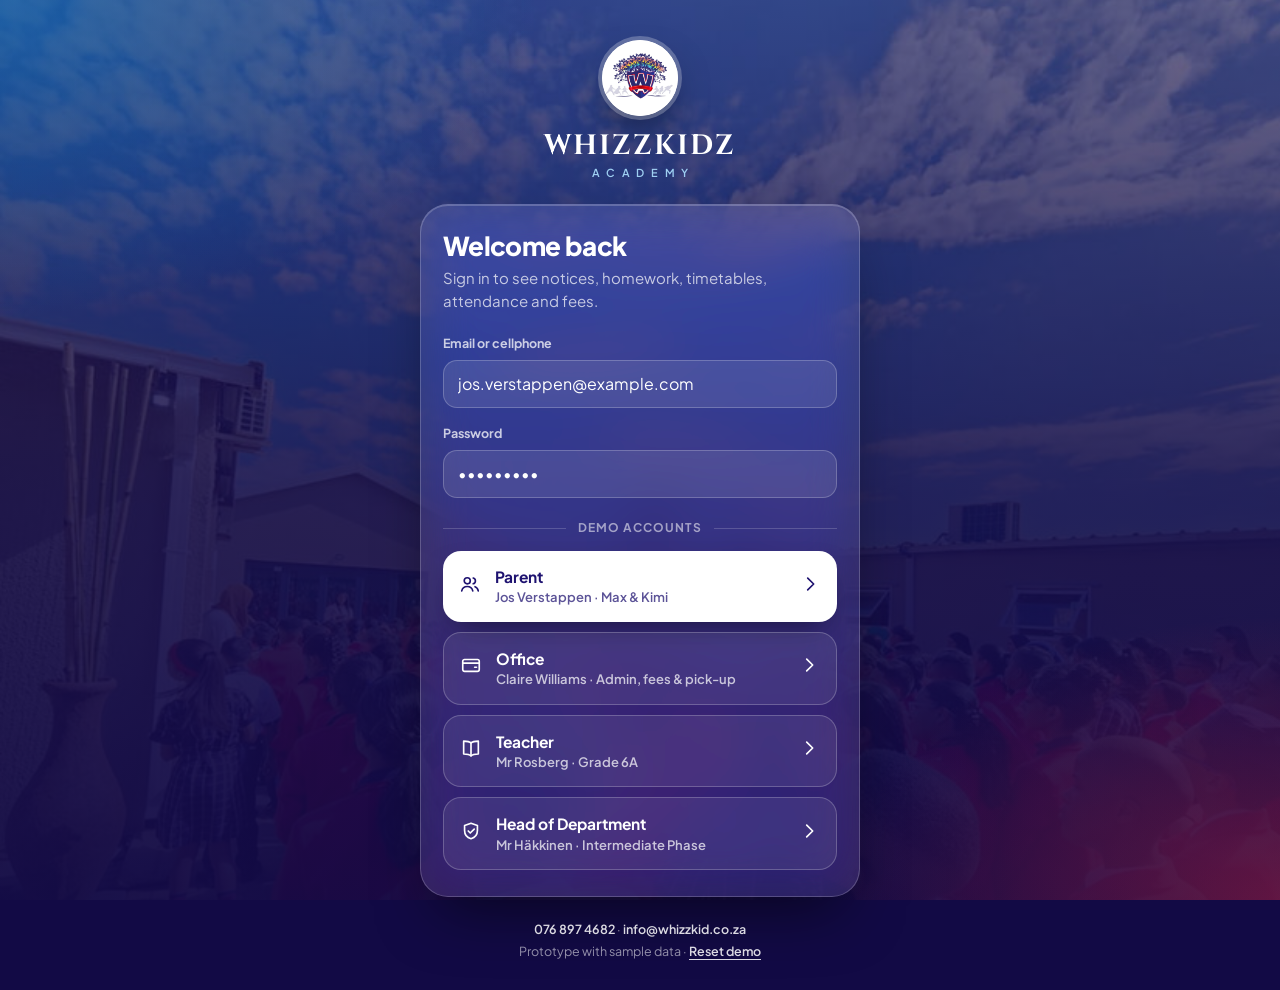
<file: index.html>
<!doctype html>
<html lang="en-ZA">
<head>
<meta charset="utf-8">
<meta name="viewport" content="width=device-width, initial-scale=1, viewport-fit=cover">
<title>Whizzkidz Academy — Sign in</title>
<meta name="description" content="The Whizzkidz Academy school app: notices, homework, timetables, attendance and fees in one place.">
<meta name="theme-color" content="#120A45">
<meta name="apple-mobile-web-app-capable" content="yes">
<meta name="mobile-web-app-capable" content="yes">
<meta name="apple-mobile-web-app-status-bar-style" content="default">
<meta name="apple-mobile-web-app-title" content="Whizzkidz">
<link rel="manifest" href="manifest.webmanifest">
<link rel="icon" type="image/png" href="assets/brand/favicon-32.png">
<link rel="apple-touch-icon" href="assets/brand/apple-touch-icon.png">
<link rel="preconnect" href="https://fonts.googleapis.com">
<link rel="preconnect" href="https://fonts.gstatic.com" crossorigin>
<link href="https://fonts.googleapis.com/css2?family=Cinzel:wght@700&family=Plus+Jakarta+Sans:wght@400;500;600;700;800&display=swap" rel="stylesheet">
<link rel="stylesheet" href="css/brand.css">
<link rel="stylesheet" href="css/motion.css">
<style>
  body{ color: #fff; background: #120A45; }
  body::before{
    background:
      radial-gradient(60% 50% at 0% 0%, rgba(11,120,194,.55), transparent 70%),
      radial-gradient(50% 45% at 100% 100%, rgba(211,40,62,.38), transparent 70%),
      linear-gradient(180deg, rgba(18,10,69,.62) 0%, rgba(18,10,69,.88) 55%, rgba(18,10,69,.96) 100%),
      url('assets/photos/assembly.jpg') center 30% / cover no-repeat;
  }
  .signin{ min-height: 100vh; min-height: 100dvh; display: flex; flex-direction: column; align-items: center; justify-content: center; padding: calc(40px + var(--safe-top)) 18px calc(28px + var(--safe-bottom)); }
  .brandmark{ display: flex; flex-direction: column; align-items: center; gap: 16px; margin-bottom: 26px; }
  .brandmark .emblem{ width: 76px; height: 76px; box-shadow: 0 0 0 4px rgba(255,255,255,.25), 0 18px 40px -12px rgba(0,0,0,.6); }

  .glass-card{
    width: 100%; max-width: 440px; padding: 26px 22px; border-radius: 28px;
    background: rgba(255,255,255,.1); border: 1px solid rgba(255,255,255,.2);
    -webkit-backdrop-filter: blur(26px) saturate(160%); backdrop-filter: blur(26px) saturate(160%);
    box-shadow: 0 1px 0 rgba(255,255,255,.2) inset, 0 30px 60px -20px rgba(0,0,0,.55);
  }
  .glass-card h1{ color: #fff; font-size: 26px; }
  .glass-card .lede{ color: rgba(255,255,255,.72); margin: 6px 0 22px; }
  .glass-card .field > span{ color: rgba(255,255,255,.75); }
  .glass-card .field input{ background: rgba(255,255,255,.1); border-color: rgba(255,255,255,.22); color: #fff; }
  .glass-card .field input:focus{ border-color: rgba(255,255,255,.6); box-shadow: 0 0 0 4px rgba(255,255,255,.12); }

  .divider{ display: flex; align-items: center; gap: 12px; margin: 22px 0 14px; color: rgba(255,255,255,.55); font-size: 12px; font-weight: 700; letter-spacing: .08em; text-transform: uppercase; }
  .divider::before, .divider::after{ content: ''; flex: 1; height: 1px; background: rgba(255,255,255,.18); }
  .roles{ display: grid; gap: 10px; }
  .role-btn{ display: flex; align-items: center; gap: 14px; padding: 14px 16px; border-radius: 18px; text-align: left; min-height: 66px; transition: transform .12s, background .15s; }
  .role-btn:active{ transform: scale(.985); }
  .role-btn .icon{ width: 22px; height: 22px; }
  .role-btn strong{ display: block; font-size: 15.5px; }
  .role-btn small{ display: block; font-size: 13px; opacity: .72; font-weight: 600; }
  .role-btn .go{ margin-left: auto; }
  .role-parent{ background: #fff; color: var(--navy); box-shadow: 0 14px 30px -12px rgba(0,0,0,.5); }
  .role-staff{ color: #fff; background: rgba(255,255,255,.08); border: 1px solid rgba(255,255,255,.22); }
  .role-staff:hover{ background: rgba(255,255,255,.14); }
  .foot{ margin-top: 22px; text-align: center; font-size: 12.5px; color: rgba(255,255,255,.55); line-height: 1.7; }
  .foot a{ color: rgba(255,255,255,.85); font-weight: 600; }
  .reset-link{ color: rgba(255,255,255,.85); font-weight: 600; text-decoration: underline; text-underline-offset: 3px; font-size: inherit; }
  .sheet{ color: var(--ink); }
</style>
</head>
<body class="signin-page">
<main class="signin">
  <div class="brandmark">
    <img class="emblem" src="assets/brand/emblem.png" alt="Whizzkidz Academy crest">
    <span class="wordmark light lg"><span class="wm-top">Whizzkidz</span><span class="wm-bottom">Academy</span></span>
  </div>

  <section class="glass-card">
    <h1>Welcome back</h1>
    <p class="lede">Sign in to see notices, homework, timetables, attendance and fees.</p>

    <label class="field"><span>Email or cellphone</span><input type="email" value="jos.verstappen@example.com" autocomplete="username"></label>
    <label class="field"><span>Password</span><input type="password" value="whizzkidz" autocomplete="current-password"></label>

    <div class="divider">Demo accounts</div>
    <div class="roles">
      <button class="role-btn role-parent" onclick="signIn('parent')">
        <span data-icon="users"></span>
        <span><strong>Parent</strong><small>Jos Verstappen · Max &amp; Kimi</small></span>
        <span class="go" data-icon="right"></span>
      </button>
      <button class="role-btn role-staff" onclick="signIn('office')">
        <span data-icon="wallet"></span>
        <span><strong>Office</strong><small>Claire Williams · Admin, fees &amp; pick-up</small></span>
        <span class="go" data-icon="right"></span>
      </button>
      <button class="role-btn role-staff" onclick="signIn('teacher')">
        <span data-icon="book"></span>
        <span><strong>Teacher</strong><small>Mr Rosberg · Grade 6A</small></span>
        <span class="go" data-icon="right"></span>
      </button>
      <button class="role-btn role-staff" onclick="signIn('hod')">
        <span data-icon="shield"></span>
        <span><strong>Head of Department</strong><small>Mr Häkkinen · Intermediate Phase</small></span>
        <span class="go" data-icon="right"></span>
      </button>
    </div>
  </section>

  <p class="foot">
    <a href="tel:0768974682">076 897 4682</a> · <a href="mailto:info@whizzkid.co.za">info@whizzkid.co.za</a><br>
    Prototype with sample data · <button class="reset-link" onclick="resetDemoSheet()">Reset demo</button>
  </p>
</main>

<script src="js/common.js"></script>
<script>
  hydrateIcons();
  stagger(document.querySelector('.glass-card'));
  function signIn(role){
    setSignedIn(role, true);
    location.href = DEMO_ROLES.find(r => r.id === role).path;
  }
</script>
</body>
</html>
</file>
<file: css/brand.css>
/* Whizzkidz Academy — design foundation
   Brand colours from the crest (navy), uniform (blazer red), Whizzkidz High (gold) and Aqua School (aqua),
   set in a light, frosted-glass UI. */

:root{
  --navy: #1E1270;
  --navy-2: #2D1FA3;
  --navy-deep: #120A45;
  --navy-soft: rgba(30, 18, 112, .08);
  --blazer: #D3283E;
  --blazer-deep: #A8152A;
  --blazer-soft: rgba(211, 40, 62, .10);
  --gold: #E0AE3C;
  --gold-soft: rgba(224, 174, 60, .14);
  --sky: #0B78C2;
  --sky-soft: rgba(11, 120, 194, .10);
  --aqua: #0FA3C7;
  --leaf-green: #4FA83D;

  --ok: #1F8A4C;
  --ok-soft: rgba(31, 138, 76, .11);
  --warn: #B26A00;
  --warn-soft: rgba(224, 150, 20, .14);

  --canvas: #EEF0F8;
  --glass: rgba(255, 255, 255, .62);
  --glass-strong: rgba(255, 255, 255, .82);
  --glass-edge: rgba(255, 255, 255, .85);
  --line: rgba(30, 18, 112, .10);
  --line-2: rgba(30, 18, 112, .07);
  --ink: #17153A;
  --ink-2: #4E4C6E;
  --ink-3: #8583A3;

  --r-sm: 10px;
  --r: 14px;
  --r-lg: 22px;
  --blur: blur(22px) saturate(170%);
  --shadow: 0 1px 0 rgba(255,255,255,.7) inset, 0 12px 32px -14px rgba(30, 18, 112, .22);
  --shadow-lg: 0 24px 60px -20px rgba(18, 10, 69, .45);

  --f-ui: 'Plus Jakarta Sans', system-ui, -apple-system, 'Segoe UI', sans-serif;
  --f-crest: 'Cinzel', Georgia, serif;

  --safe-top: env(safe-area-inset-top, 0px);
  --safe-bottom: env(safe-area-inset-bottom, 0px);
}

*, *::before, *::after{ box-sizing: border-box; }
html{ -webkit-text-size-adjust: 100%; }
html.locked, html.locked body{ overflow: hidden; }
body{
  margin: 0; min-height: 100vh;
  font-family: var(--f-ui); font-size: 15px; line-height: 1.5; color: var(--ink);
  background: var(--canvas);
  -webkit-font-smoothing: antialiased; -webkit-tap-highlight-color: transparent;
}
/* soft colour wash behind the glass */
body::before{
  content: ''; position: fixed; inset: 0; z-index: -1; pointer-events: none;
  background:
    radial-gradient(42% 38% at 8% 4%, rgba(11, 120, 194, .22), transparent 70%),
    radial-gradient(36% 34% at 96% 12%, rgba(211, 40, 62, .14), transparent 70%),
    radial-gradient(40% 40% at 88% 92%, rgba(224, 174, 60, .18), transparent 70%),
    radial-gradient(46% 42% at 4% 96%, rgba(45, 31, 163, .16), transparent 70%);
}
h1, h2, h3, h4{ font-family: var(--f-ui); color: var(--ink); margin: 0; font-weight: 800; line-height: 1.15; letter-spacing: -0.025em; }
p{ margin: 0; }
a{ color: inherit; text-decoration: none; }
button{ font: inherit; color: inherit; cursor: pointer; background: none; border: 0; padding: 0; }
img{ display: block; max-width: 100%; }
ul, ol{ margin: 0; padding: 0; list-style: none; }
:focus-visible{ outline: 2px solid var(--sky); outline-offset: 2px; border-radius: 6px; }

.icon{ width: 20px; height: 20px; flex-shrink: 0; }
.hidden{ display: none !important; }
.muted{ color: var(--ink-3); }
.nowrap{ white-space: nowrap; }

/* ---------- Type ---------- */
.eyebrow{ font-weight: 700; font-size: 11.5px; letter-spacing: .1em; text-transform: uppercase; color: var(--blazer); line-height: 1.2; }
.eyebrow.on-dark{ color: rgba(255,255,255,.6); }
.page-head{ margin: 4px 0 16px; }
.page-head h1{ font-size: 27px; margin-top: 6px; }
.page-head p{ color: var(--ink-2); margin-top: 6px; font-size: 14.5px; }
.field select{
  padding-right: 38px;
  background-image: url("data:image/svg+xml,%3Csvg xmlns='http://www.w3.org/2000/svg' viewBox='0 0 24 24' fill='none' stroke='%231E1270' stroke-width='2.2' stroke-linecap='round' stroke-linejoin='round'%3E%3Cpath d='m6 9 6 6 6-6'/%3E%3C/svg%3E");
  background-repeat: no-repeat; background-position: right 14px center; background-size: 16px;
}
.field input::-webkit-date-and-time-value{ text-align: left; }
.field input[type="file"]{ padding: 10px 12px; }

/* ---------- Wordmark (after the logo lettering) ---------- */
.wordmark{ display: inline-flex; flex-direction: column; align-items: center; line-height: 1; color: var(--navy); }
.wordmark .wm-top{ font-family: var(--f-crest); font-weight: 700; font-size: 17px; letter-spacing: .07em; text-transform: uppercase; }
.wordmark .wm-bottom{ font-weight: 600; font-size: 8px; letter-spacing: .6em; text-transform: uppercase; color: var(--sky); margin-top: 4px; margin-right: -.6em; }
.wordmark.light{ color: #fff; }
.wordmark.light .wm-bottom{ color: #9FD0F2; }
.wordmark.lg .wm-top{ font-size: 28px; }
.wordmark.lg .wm-bottom{ font-size: 11px; margin-top: 7px; }

.emblem{ border-radius: 50%; background: #fff; box-shadow: 0 0 0 3px rgba(255,255,255,.55), 0 6px 16px -6px rgba(18,10,69,.45); }

/* ---------- Surfaces ---------- */
.mesh{
  color: #fff;
  background-color: var(--navy-deep);
  background-image:
    radial-gradient(70% 90% at 0% 0%, rgba(11, 120, 194, .55), transparent 60%),
    radial-gradient(55% 75% at 100% 0%, rgba(211, 40, 62, .42), transparent 62%),
    radial-gradient(65% 80% at 85% 100%, rgba(93, 66, 230, .55), transparent 60%),
    linear-gradient(155deg, #23178A 0%, #120A45 100%);
}
.card{
  background: var(--glass); border: 1px solid var(--glass-edge); border-radius: var(--r-lg);
  -webkit-backdrop-filter: var(--blur); backdrop-filter: var(--blur); box-shadow: var(--shadow);
}
.card-pad{ padding: 18px; }
.card-head{ display: flex; align-items: center; justify-content: space-between; gap: 12px; padding: 16px 18px 8px; }
.card-head h2{ font-size: 17px; letter-spacing: -0.015em; }
.link{ font-weight: 700; font-size: 13px; color: var(--sky); white-space: nowrap; }
.link:hover{ color: var(--navy); }

.rows > *{ border-top: 1px solid var(--line-2); }
.rows > *:first-child{ border-top: 0; }
.row{ display: flex; align-items: center; gap: 14px; padding: 13px 18px; text-align: left; width: 100%; }
button.row:hover, a.row:hover{ background: rgba(255,255,255,.5); }
.row .grow{ flex: 1; min-width: 0; }
.row-title{ font-weight: 700; color: var(--ink); letter-spacing: -0.01em; }
.row-sub{ font-size: 13.5px; color: var(--ink-2); margin-top: 1px; }
.row-meta{ font-size: 12.5px; color: var(--ink-3); font-weight: 500; }
.chev{ color: var(--ink-3); }

/* ---------- Buttons ---------- */
.btn{
  display: inline-flex; align-items: center; justify-content: center; gap: 8px;
  min-height: 46px; padding: 10px 18px; border-radius: var(--r);
  font-weight: 700; font-size: 15px; line-height: 1.1; white-space: nowrap; letter-spacing: -0.005em;
  transition: transform .12s, box-shadow .15s, background .15s, border-color .15s;
}
.btn:active{ transform: scale(.98); }
.btn-navy{ color: #fff; background: linear-gradient(135deg, var(--navy-2), var(--navy)); box-shadow: 0 8px 20px -8px rgba(30,18,112,.6); }
.btn-navy:hover{ box-shadow: 0 10px 24px -8px rgba(30,18,112,.75); }
.btn-red{ color: #fff; background: linear-gradient(135deg, #E8445A, var(--blazer-deep)); box-shadow: 0 8px 20px -8px rgba(211,40,62,.6); }
.btn-line{ color: var(--navy); background: var(--glass-strong); border: 1px solid var(--line); -webkit-backdrop-filter: var(--blur); backdrop-filter: var(--blur); }
.btn-line:hover{ border-color: rgba(30,18,112,.3); }
.btn-sm{ min-height: 36px; padding: 7px 13px; font-size: 13.5px; border-radius: var(--r-sm); }
.btn-block{ width: 100%; }
.icon-btn{ width: 42px; height: 42px; border-radius: 50%; display: inline-flex; align-items: center; justify-content: center; position: relative; color: var(--navy); }
.icon-btn:hover{ background: rgba(30,18,112,.06); }
.icon-btn .dot{ position: absolute; top: 9px; right: 10px; width: 9px; height: 9px; border-radius: 50%; background: var(--blazer); box-shadow: 0 0 0 2px #fff; }

/* ---------- Tags & badges ---------- */
.tag{ display: inline-flex; align-items: center; gap: 6px; font-size: 12.5px; font-weight: 600; color: var(--ink-2); line-height: 1.2; }
.tag::before{ content: ''; width: 7px; height: 7px; border-radius: 50%; background: var(--c, var(--ink-3)); flex-shrink: 0; }
.pill{ display: inline-flex; align-items: center; gap: 5px; white-space: nowrap; padding: 4px 10px; border-radius: 999px; font-size: 12px; font-weight: 700; line-height: 1.3; }
.pill .icon{ width: 14px; height: 14px; }
.pill-ok{ background: var(--ok-soft); color: var(--ok); }
.pill-warn{ background: var(--warn-soft); color: var(--warn); }
.pill-bad{ background: var(--blazer-soft); color: var(--blazer-deep); }
.pill-navy{ background: var(--navy-soft); color: var(--navy); }
.pill-sky{ background: var(--sky-soft); color: var(--sky); }
.ribbon{
  display: inline-block; vertical-align: 2px; padding: 3px 8px; border-radius: 999px;
  font-size: 10.5px; font-weight: 800; letter-spacing: .04em; text-transform: uppercase; line-height: 1.3;
  color: #fff; background: linear-gradient(135deg, #E8445A, var(--blazer-deep));
}

/* ---------- Avatar ---------- */
.avatar{
  display: inline-flex; align-items: center; justify-content: center; flex-shrink: 0; border-radius: 50%;
  background: var(--tone, var(--navy)); color: #fff; font-weight: 700; letter-spacing: .02em;
}
.avatar-sm{ width: 32px; height: 32px; font-size: 12px; }
.avatar-md{ width: 42px; height: 42px; font-size: 14px; }
.avatar-lg{ width: 64px; height: 64px; font-size: 21px; }

/* ---------- Calendar date chip ---------- */
.datechip{
  width: 50px; flex-shrink: 0; border-radius: 14px; text-align: center; padding: 6px 0 7px;
  background: rgba(255,255,255,.85); border: 1px solid var(--line-2); box-shadow: 0 4px 12px -6px rgba(30,18,112,.25);
}
.datechip .m{ font-size: 10.5px; font-weight: 800; letter-spacing: .08em; text-transform: uppercase; color: var(--blazer); }
.datechip .d{ font-size: 21px; font-weight: 800; color: var(--navy); line-height: 1.1; letter-spacing: -0.03em; }

/* ---------- Forms ---------- */
.field{ display: block; margin-bottom: 16px; }
.field > span{ display: block; font-weight: 700; font-size: 12.5px; color: var(--ink-2); margin-bottom: 7px; }
.field input, .field select, .field textarea{
  display: block; width: 100%; min-width: 0; -webkit-appearance: none; appearance: none;
  font: inherit; font-size: 16px; color: var(--ink);
  background-color: rgba(255,255,255,.75); border: 1px solid var(--line); border-radius: var(--r); padding: 11px 14px; min-height: 48px;
  transition: border-color .15s, box-shadow .15s;
}
.field textarea{ min-height: 110px; resize: vertical; }
.field input:focus, .field select:focus, .field textarea:focus{ outline: none; border-color: var(--navy-2); box-shadow: 0 0 0 4px rgba(45,31,163,.12); }

.seg{ display: inline-flex; background: rgba(30,18,112,.06); border-radius: 12px; padding: 4px; gap: 2px; }
.seg button{ padding: 7px 14px; border-radius: 9px; font-weight: 700; font-size: 14px; color: var(--ink-2); min-height: 36px; }
.seg button.on{ background: #fff; color: var(--navy); box-shadow: 0 2px 8px -2px rgba(30,18,112,.2); }

.switch{ width: 48px; height: 28px; border-radius: 999px; background: rgba(30,18,112,.15); position: relative; flex-shrink: 0; transition: background .2s; }
.switch::after{ content: ''; position: absolute; top: 3px; left: 3px; width: 22px; height: 22px; border-radius: 50%; background: #fff; box-shadow: 0 2px 5px rgba(0,0,0,.2); transition: transform .2s; }
.switch.on{ background: var(--ok); }
.switch.on::after{ transform: translateX(20px); }

/* ---------- Sheet ---------- */
.sheet-wrap{
  position: fixed; inset: 0; z-index: 900; display: flex; align-items: flex-end; justify-content: center;
  background: rgba(18, 10, 69, .28); -webkit-backdrop-filter: blur(6px); backdrop-filter: blur(6px);
  opacity: 0; pointer-events: none; transition: opacity .2s;
}
.sheet-wrap.open{ opacity: 1; pointer-events: auto; }
.sheet{
  position: relative; width: 100%; max-width: 560px; max-height: 88vh; max-height: 88dvh; overflow-y: auto;
  background: rgba(246, 247, 252, .9); -webkit-backdrop-filter: blur(30px) saturate(180%); backdrop-filter: blur(30px) saturate(180%);
  border: 1px solid var(--glass-edge); border-bottom: 0; border-radius: 26px 26px 0 0; box-shadow: var(--shadow-lg);
  padding: 10px 20px calc(24px + var(--safe-bottom));
  transform: translateY(24px); transition: transform .25s cubic-bezier(.2, .8, .2, 1);
}
.sheet-wrap.open .sheet{ transform: none; }
.sheet-grip{ width: 38px; height: 5px; border-radius: 5px; background: rgba(30,18,112,.15); margin: 0 auto 14px; }
.sheet-close{ position: absolute; z-index: 5; top: 12px; right: 12px; width: 36px; height: 36px; border-radius: 50%; display: flex; align-items: center; justify-content: center; color: var(--ink-2); background: rgba(30,18,112,.06); }
.sheet h2{ font-size: 22px; margin: 8px 44px 10px 0; }
.sheet .lede{ color: var(--ink-2); margin-bottom: 18px; }
@media (min-width: 960px){
  .sheet-wrap{ align-items: center; padding: 24px; }
  .sheet{ border-radius: 26px; border-bottom: 1px solid var(--glass-edge); padding: 26px 28px 28px; }
  .sheet-grip{ display: none; }
}

/* ---------- Toasts ---------- */
#toasts{
  position: fixed; left: 50%; transform: translateX(-50%); bottom: calc(104px + var(--safe-bottom)); z-index: 1000;
  display: flex; flex-direction: column; align-items: center; gap: 8px; width: min(92vw, 420px); pointer-events: none;
}
.toast{
  display: flex; align-items: center; gap: 10px; padding: 12px 16px; border-radius: 16px;
  background: rgba(18, 10, 69, .86); -webkit-backdrop-filter: blur(16px); backdrop-filter: blur(16px);
  color: #fff; font-weight: 600; font-size: 14px; box-shadow: var(--shadow-lg);
  animation: toast-in .22s ease; transition: opacity .25s;
}
.toast.ok .icon{ color: #6EE7A1; }
.toast.bad .icon{ color: #FF8A99; }
.toast.out{ opacity: 0; }
@keyframes toast-in{ from{ opacity: 0; transform: translateY(8px); } }
@media (min-width: 960px){ #toasts{ bottom: 28px; } }
/* while a sheet is open, keep toasts clear of it */
html.locked #toasts{ bottom: auto; top: calc(14px + var(--safe-top)); }

.empty{ padding: 36px 20px; text-align: center; color: var(--ink-3); }
.empty .icon{ width: 28px; height: 28px; margin: 0 auto 8px; }
</file>
<file: css/motion.css>
/* Motion — entrances, micro-interactions and ambient movement.
   Everything here is disabled under prefers-reduced-motion. */

:root{
  --ease-out: cubic-bezier(.16, 1, .3, 1);
  --ease-spring: cubic-bezier(.34, 1.4, .5, 1);
}

@keyframes rise{ from{ opacity: 0; transform: translateY(18px) scale(.985); } to{ opacity: 1; transform: none; } }
@keyframes rise-blur{ from{ opacity: 0; transform: translateY(10px); filter: blur(10px); } to{ opacity: 1; transform: none; filter: blur(0); } }
@keyframes fade{ from{ opacity: 0; } to{ opacity: 1; } }
@keyframes grow{ from{ transform: scaleX(0); } to{ transform: scaleX(1); } }
@keyframes pop{ 0%{ opacity: 0; transform: scale(.6); } 70%{ opacity: 1; transform: scale(1.08); } 100%{ transform: scale(1); } }
@keyframes press{ 0%{ transform: scale(1); } 40%{ transform: scale(.86); } 75%{ transform: scale(1.08); } 100%{ transform: scale(1); } }
@keyframes bump{ 0%{ transform: translateY(0); } 35%{ transform: translateY(-4px) scale(1.12); } 100%{ transform: none; } }
@keyframes drift{
  0%{ transform: translate3d(0, 0, 0) rotate(0deg) scale(1); }
  50%{ transform: translate3d(5%, -4%, 0) rotate(10deg) scale(1.08); }
  100%{ transform: translate3d(-5%, 4%, 0) rotate(-8deg) scale(1); }
}
@keyframes ring{ 0%{ box-shadow: 0 0 0 0 rgba(211, 40, 62, .55); } 70%{ box-shadow: 0 0 0 8px rgba(211, 40, 62, 0); } 100%{ box-shadow: 0 0 0 0 rgba(211, 40, 62, 0); } }
@keyframes ring-navy{ 0%{ box-shadow: 0 0 0 0 rgba(45, 31, 163, .45); } 70%{ box-shadow: 0 0 0 7px rgba(45, 31, 163, 0); } 100%{ box-shadow: 0 0 0 0 rgba(45, 31, 163, 0); } }
@keyframes ring-ok{ 0%{ box-shadow: 0 0 0 0 rgba(31, 138, 76, .5); } 70%{ box-shadow: 0 0 0 6px rgba(31, 138, 76, 0); } 100%{ box-shadow: 0 0 0 0 rgba(31, 138, 76, 0); } }
@keyframes typing{ 0%, 60%, 100%{ transform: translateY(0); opacity: .35; } 30%{ transform: translateY(-4px); opacity: 1; } }
@keyframes swap{ from{ opacity: .35; transform: translateY(6px); } to{ opacity: 1; transform: none; } }
@keyframes kenburns{ from{ transform: scale(1.14) translate3d(0, 1.5%, 0); } to{ transform: scale(1) translate3d(0, 0, 0); } }
@keyframes toast-spring{ from{ opacity: 0; transform: translateY(18px) scale(.94); } to{ opacity: 1; transform: none; } }
@keyframes zoom-in{ from{ opacity: 0; transform: scale(.94); } to{ opacity: 1; transform: none; } }
@keyframes shimmer{ from{ transform: translateX(-120%) skewX(-18deg); } to{ transform: translateX(220%) skewX(-18deg); } }

/* ---------- Scroll / route reveal ---------- */
.reveal{ opacity: 0; }
.reveal.in{ animation: rise .75s var(--ease-out) both; }
.reveal.in.page-head, .reveal.in.hero{ animation-name: rise-blur; animation-duration: .9s; }
.reveal.in .progress i{ transform-origin: left; animation: grow 1.2s var(--ease-out) .25s both; }
.reveal.in .mday{ animation: pop .45s var(--ease-out) both; animation-delay: calc(var(--i, 0) * 14ms + 150ms); }
.reveal.in .hero-photo{ animation: zoom-in 1.1s var(--ease-out) .15s both; }
.view.swap{ animation: swap .4s var(--ease-out); }

/* ---------- Ambient: drifting light inside navy surfaces ---------- */
.hero, .profile-card{ isolation: isolate; }
.hero::before, .profile-card::before{
  content: ''; position: absolute; inset: -40%; z-index: -1; pointer-events: none;
  background:
    radial-gradient(30% 35% at 25% 30%, rgba(11, 120, 194, .55), transparent 70%),
    radial-gradient(26% 30% at 75% 25%, rgba(211, 40, 62, .4), transparent 70%),
    radial-gradient(30% 34% at 65% 75%, rgba(120, 90, 255, .5), transparent 70%);
  animation: drift 16s ease-in-out infinite alternate;
}
/* a single soft sheen across the hero when it arrives */
.reveal.in.hero > div:first-child::after{
  content: ''; position: absolute; top: -40%; bottom: -40%; left: 0; width: 35%; pointer-events: none;
  background: linear-gradient(90deg, transparent, rgba(255,255,255,.14), transparent);
  animation: shimmer 1.6s var(--ease-out) .5s both;
}
.hero > div:first-child{ position: relative; }

/* ---------- Tab bar: sliding highlight ---------- */
.tab.on{ background: transparent; }
.tab-glow{
  position: absolute; top: 6px; bottom: 6px; left: 0; width: 0; border-radius: 20px; pointer-events: none;
  background: rgba(30, 18, 112, .09); box-shadow: inset 0 0 0 1px rgba(255,255,255,.6);
  transition: transform .5s var(--ease-spring), width .5s var(--ease-spring);
}
.tab.bump .icon{ animation: bump .5s var(--ease-spring); }
.tab, .side-link, .row, .chip, .learner, .icon-btn{ transition: color .2s, background .2s, transform .25s var(--ease-out), box-shadow .25s; }

/* ---------- Micro-interactions ---------- */
.icon-btn .dot{ animation: ring 2.4s ease-out infinite; }
.notice-row .unread{ animation: ring 2.4s ease-out infinite; }
.flag:not(.next){ animation: ring-navy 2s ease-out infinite; }
.live-dot{ display: inline-flex; align-items: center; gap: 7px; font-size: 12.5px; font-weight: 700; color: var(--ok); }
.live-dot::before{ content: ''; width: 8px; height: 8px; border-radius: 50%; background: var(--ok); animation: ring-ok 1.8s ease-out infinite; }
.marks button.pop{ animation: press .4s var(--ease-spring); }
.hw.just-done .tick{ animation: pop .5s var(--ease-spring); }
.bubble.new{ animation: rise .45s var(--ease-spring) both; transform-origin: bottom right; }
.bubble.them.new{ transform-origin: bottom left; }
.bubble.typing{ display: inline-flex; gap: 5px; padding: 15px 16px; }
.bubble.typing i{ width: 7px; height: 7px; border-radius: 50%; background: var(--ink-3); animation: typing 1.2s ease-in-out infinite; }
.bubble.typing i:nth-child(2){ animation-delay: .15s; }
.bubble.typing i:nth-child(3){ animation-delay: .3s; }
.switch::after{ transition: transform .35s var(--ease-spring); }
.learner.on{ animation: pop .45s var(--ease-spring); }
.view:not(.swap) .learner.on{ animation: none; }

/* Sheet: spring up, contents cascade */
.sheet{ transition: transform .5s var(--ease-spring), opacity .3s; }
.sheet-wrap:not(.open) .sheet{ transform: translateY(60px); }
.sheet-wrap.open .sheet-body > *{ animation: rise .5s var(--ease-out) both; animation-delay: calc(var(--i, 0) * 40ms + 60ms); }
@media (min-width: 960px){ .sheet-wrap:not(.open) .sheet{ transform: translateY(16px) scale(.96); opacity: 0; } }

.toast{ animation: toast-spring .5s var(--ease-spring); }
.toast.out{ opacity: 0; transform: translateY(10px) scale(.96); transition: opacity .25s, transform .25s; }

.lightbox:not([hidden]){ animation: fade .25s ease; }
.lightbox img.show{ animation: zoom-in .4s var(--ease-out); }

/* ---------- Hover (pointer devices only) ---------- */
@media (hover: hover){
  .btn-navy:hover, .btn-red:hover{ transform: translateY(-1px); }
  .learner:not(.on):hover{ transform: translateY(-2px); background: rgba(255,255,255,.8); }
  .album img{ transition: transform .5s var(--ease-out), box-shadow .5s var(--ease-out); }
  .album:hover img{ transform: translateY(-3px) scale(1.02); box-shadow: 0 22px 40px -18px rgba(18,10,69,.55); }
  .teaser img{ transition: transform 1.2s var(--ease-out); }
  .teaser:hover img{ transform: scale(1.05); }
  .side-link:hover .icon{ transform: translateX(2px); }
  .side-link .icon{ transition: transform .25s var(--ease-out); }
  .data tbody tr td{ transition: background .2s; }
  .chip:not(.on):hover, .kpi:hover{ transform: translateY(-2px); }
  .kpi{ transition: transform .3s var(--ease-out), box-shadow .3s; }
  .kpi:hover{ box-shadow: 0 1px 0 rgba(255,255,255,.7) inset, 0 20px 40px -18px rgba(30,18,112,.3); }
}

/* ---------- Sign-in entrance ---------- */
body.signin-page{ overflow-x: hidden; }
body.signin-page::before{ animation: kenburns 22s var(--ease-out) both; }
.signin .brandmark .emblem{ animation: pop .8s var(--ease-spring) .05s both; }
.signin .brandmark .wordmark{ animation: rise-blur .9s var(--ease-out) .2s both; }
.signin .glass-card{ animation: rise .8s var(--ease-out) .3s both; }
.signin .glass-card > *{ animation: rise .65s var(--ease-out) both; animation-delay: calc(var(--i, 0) * 50ms + 380ms); }
.signin .foot{ animation: fade 1s ease .9s both; }
.role-btn .go{ transition: transform .3s var(--ease-out); }
.role-btn:hover .go{ transform: translateX(4px); }

/* ---------- Reduced motion ---------- */
@media (prefers-reduced-motion: reduce){
  *, *::before, *::after{ animation-duration: .01ms !important; animation-iteration-count: 1 !important; animation-delay: 0ms !important; transition-duration: .01ms !important; }
  .reveal{ opacity: 1; }
}

/* Phones: a single quick page transition (cheaper than animating many frosted-glass cards) */
@keyframes page-in{ from{ opacity: 0; transform: translate3d(0, 10px, 0); } to{ opacity: 1; transform: none; } }
.view.enter-quick{ animation: page-in .3s var(--ease-out) backwards; }
.view.enter-quick .progress i{ transform-origin: left; animation: grow 1s var(--ease-out) .15s both; }
@media (prefers-reduced-motion: reduce){ .view.enter-quick{ animation: none; } }
</file>
<file: css/app.css>
/* App layout shared by the parent app and staff portal — mobile first, sidebar layout from 960px */

.d-only{ display: none !important; }
.side{ display: none; }

/* ---------- Top bar (phones): frosted glass ---------- */
.bar{
  position: sticky; top: 0; z-index: 50;
  display: flex; align-items: center; gap: 6px;
  min-height: calc(60px + var(--safe-top)); padding: var(--safe-top) 8px 0 14px;
  background: rgba(238, 240, 248, .72); -webkit-backdrop-filter: var(--blur); backdrop-filter: var(--blur);
  border-bottom: 1px solid rgba(30, 18, 112, .06);
}
.bar .brand{ display: flex; align-items: center; gap: 10px; }
.bar .emblem{ width: 36px; height: 36px; box-shadow: 0 0 0 2px #fff, 0 4px 12px -4px rgba(18,10,69,.35); }
.bar .title{ font-weight: 800; font-size: 18px; letter-spacing: -0.02em; flex: 1; min-width: 0; white-space: nowrap; overflow: hidden; text-overflow: ellipsis; }
.bar .spacer{ flex: 1; }
.bar .me{ width: 36px; height: 36px; font-size: 12.5px; box-shadow: 0 0 0 2px #fff; }

/* ---------- Floating glass tab bar (phones) ---------- */
.tabbar{
  position: fixed; left: 12px; right: 12px; bottom: calc(10px + var(--safe-bottom)); z-index: 60;
  display: flex; padding: 6px; border-radius: 26px;
  background: rgba(255, 255, 255, .72); -webkit-backdrop-filter: var(--blur); backdrop-filter: var(--blur);
  border: 1px solid var(--glass-edge); box-shadow: 0 16px 40px -14px rgba(18, 10, 69, .35);
}
.tab{
  flex: 1 1 0; min-width: 0; position: relative; display: flex; flex-direction: column; align-items: center; justify-content: center; gap: 2px;
  min-height: 54px; border-radius: 20px; font-size: 11px; font-weight: 700; color: var(--ink-3);
}
.tab .icon{ width: 22px; height: 22px; position: relative; z-index: 1; }
.tab span{ position: relative; z-index: 1; max-width: 100%; padding: 0 2px; white-space: nowrap; overflow: hidden; text-overflow: ellipsis; }
@media (max-width: 360px){
  .tabbar{ left: 8px; right: 8px; padding: 5px; }
  .tab{ font-size: 10px; letter-spacing: -0.01em; }
}
.tab.on{ color: var(--navy); background: rgba(30, 18, 112, .08); }
.count{
  min-width: 17px; height: 17px; padding: 0 5px; border-radius: 999px; background: var(--blazer); color: #fff;
  font-size: 10.5px; font-weight: 800; display: inline-flex; align-items: center; justify-content: center; line-height: 1;
}
.tab .count{ position: absolute; top: 4px; left: calc(50% + 5px); z-index: 2; box-shadow: 0 0 0 2px #fff; }

/* ---------- View ---------- */
.view{ padding: 14px 16px calc(112px + var(--safe-bottom)); outline: none; }
.stack{ display: grid; gap: 16px; }
.stack > *, .home-grid > *, .two-col > *{ min-width: 0; }

/* ---------- Hero ---------- */
.hero{ position: relative; overflow: hidden; border-radius: 26px; padding: 22px 20px 24px; box-shadow: var(--shadow-lg); }
.hero::after{ content: ''; position: absolute; inset: 0; border-radius: inherit; pointer-events: none; border: 1px solid rgba(255,255,255,.14); background: radial-gradient(80% 60% at 20% 0%, rgba(255,255,255,.12), transparent 60%); }
.hero > div{ position: relative; z-index: 1; }
.hero h1{ color: #fff; font-size: 26px; margin: 8px 0 8px; }
.hero p{ color: rgba(255,255,255,.8); font-size: 15px; max-width: 520px; }
.hero-photo{ display: none; }

/* ---------- Learner switcher ---------- */
.learners{ display: grid; grid-template-columns: repeat(auto-fit, minmax(150px, 1fr)); gap: 10px; }
.learner{
  display: flex; align-items: center; gap: 10px; text-align: left; padding: 10px 12px; border-radius: 18px;
  background: var(--glass); border: 1px solid var(--glass-edge); -webkit-backdrop-filter: var(--blur); backdrop-filter: var(--blur);
  color: var(--ink-2); transition: background .15s;
}
.learner b{ display: block; font-size: 15px; color: var(--ink); }
.learner small{ display: block; font-size: 12.5px; color: var(--ink-3); font-weight: 600; white-space: nowrap; overflow: hidden; text-overflow: ellipsis; }
.learner > span:last-child{ min-width: 0; }
.learner.on{ background: linear-gradient(135deg, var(--navy-2), var(--navy)); border-color: transparent; box-shadow: 0 10px 24px -10px rgba(30,18,112,.6); }
.learner.on b{ color: #fff; }
.learner.on small{ color: rgba(255,255,255,.7); }
.learner.on .avatar{ box-shadow: 0 0 0 2px rgba(255,255,255,.7); }

.home-grid{ display: grid; gap: 16px; }

/* Attention */
.attn .ic{ width: 40px; height: 40px; border-radius: 13px; display: flex; align-items: center; justify-content: center; background: var(--warn-soft); color: var(--warn); flex-shrink: 0; }
.attn.urgent .ic{ background: var(--blazer-soft); color: var(--blazer); }

/* Notices */
.notice-row{ align-items: flex-start; }
.notice-row .unread{ width: 8px; height: 8px; border-radius: 50%; background: var(--blazer); margin-top: 7px; flex-shrink: 0; box-shadow: 0 0 0 4px var(--blazer-soft); }
.notice-row .snippet{ font-size: 14px; color: var(--ink-2); margin-top: 3px; display: -webkit-box; -webkit-line-clamp: 2; -webkit-box-orient: vertical; overflow: hidden; }
.notice-row .meta{ display: flex; flex-wrap: wrap; gap: 6px 12px; margin-top: 7px; align-items: center; }

/* Today / lessons */
.status-line{ display: flex; align-items: center; gap: 10px; margin: 0 14px 6px; padding: 10px 12px; border-radius: 12px; font-weight: 700; font-size: 14px; }
.status-line.present{ background: var(--ok-soft); color: var(--ok); }
.status-line.late{ background: var(--warn-soft); color: var(--warn); }
.status-line.absent{ background: var(--blazer-soft); color: var(--blazer-deep); }
.lesson{ display: flex; align-items: center; gap: 12px; padding: 9px 14px; margin: 0 4px; border-radius: 14px; }
.lesson .time{ width: 46px; font-size: 13px; font-weight: 700; color: var(--ink-3); font-variant-numeric: tabular-nums; flex-shrink: 0; }
.lesson .bar-c{ width: 4px; align-self: stretch; border-radius: 4px; background: var(--c); flex-shrink: 0; }
.lesson .grow b{ display: block; font-size: 15px; }
.lesson .grow small{ color: var(--ink-3); font-size: 12.5px; font-weight: 600; }
.lesson.break{ padding-top: 2px; padding-bottom: 2px; }
.lesson.break .grow{ font-size: 12.5px; color: var(--ink-3); font-weight: 700; border-top: 1px dashed var(--line); padding-top: 6px; }
.lesson.now{ background: rgba(255,255,255,.8); box-shadow: 0 6px 16px -10px rgba(30,18,112,.4); }
.flag{ font-size: 10.5px; font-weight: 800; letter-spacing: .06em; text-transform: uppercase; padding: 4px 9px; border-radius: 999px; color: #fff; background: linear-gradient(135deg, var(--navy-2), var(--navy)); }
.flag.next{ background: transparent; color: var(--navy); box-shadow: inset 0 0 0 1.5px rgba(30,18,112,.35); }

/* Events */
.event-row{ align-items: flex-start; }
.event-row .row-title{ font-size: 15.5px; }
.event-actions{ display: flex; flex-wrap: wrap; gap: 8px; margin-top: 10px; }

/* Gallery teaser */
.teaser{ display: block; position: relative; margin: 4px 8px 8px; border-radius: 16px; overflow: hidden; }
.teaser img{ width: 100%; aspect-ratio: 16 / 10; object-fit: cover; }
.teaser .cap{ position: absolute; left: 10px; right: 10px; bottom: 10px; padding: 10px 14px; border-radius: 14px; color: #fff;
  background: rgba(18, 10, 69, .45); -webkit-backdrop-filter: blur(14px); backdrop-filter: blur(14px); border: 1px solid rgba(255,255,255,.2); }
.teaser .cap b{ font-size: 16px; display: block; }
.teaser .cap small{ font-weight: 600; opacity: .85; }

/* ---------- Timetable ---------- */
.day-seg{ display: flex; width: 100%; }
.day-seg button{ flex: 1; }
.week{ display: grid; grid-template-columns: repeat(5, minmax(0, 1fr)); gap: 10px; }
.week-col h3{ font-size: 15px; padding: 0 4px 8px; display: flex; justify-content: space-between; align-items: baseline; }
.week-col h3 small{ font-size: 12px; color: var(--blazer); font-weight: 700; }
.week-col.today h3{ color: var(--blazer); }
.slot{ background: color-mix(in srgb, var(--c) 9%, rgba(255,255,255,.8)); border: 1px solid rgba(255,255,255,.9); border-left: 3px solid var(--c); border-radius: 12px; padding: 8px 10px; margin-bottom: 8px; }
.slot b{ display: block; font-size: 14px; line-height: 1.25; }
.slot small{ display: block; font-size: 12px; color: var(--ink-3); font-weight: 600; margin-top: 2px; }
.slot.break{ background: transparent; border: 1px dashed var(--line); padding: 4px 10px; }
.slot.break b{ font-size: 12px; color: var(--ink-3); }

/* ---------- Homework ---------- */
.hw .tick{ width: 26px; height: 26px; border-radius: 50%; border: 2px solid rgba(30,18,112,.18); flex-shrink: 0; display: flex; align-items: center; justify-content: center; color: #fff; }
.hw .tick .icon{ width: 16px; height: 16px; }
.hw.done .tick{ background: var(--ok); border-color: var(--ok); }
.hw.done .row-title{ color: var(--ink-3); text-decoration: line-through; text-decoration-thickness: 1.5px; }
.hw .due{ font-size: 13px; font-weight: 700; color: var(--ink-2); white-space: nowrap; }
.hw .due.late{ color: var(--blazer); }
.section-label{ padding: 18px 4px 8px; }

/* ---------- Fees ---------- */
.statement-top{ padding: 20px 18px 18px; border-bottom: 1px solid var(--line-2); }
.statement-top .acct{ display: flex; justify-content: space-between; gap: 10px; color: var(--ink-3); font-size: 13px; font-weight: 600; }
.statement-top .amount{ font-weight: 800; font-size: 40px; color: var(--navy); margin: 10px 0 4px; letter-spacing: -0.04em; font-variant-numeric: tabular-nums; }
.statement-top .due{ display: flex; align-items: center; gap: 10px; flex-wrap: wrap; color: var(--ink-2); font-weight: 600; font-size: 14px; }
.statement-actions{ display: flex; gap: 10px; margin-top: 18px; flex-wrap: wrap; }
.statement-actions .btn{ flex: 1; min-width: 140px; }
.txn{ display: grid; grid-template-columns: 1fr auto; gap: 2px 12px; padding: 12px 18px; }
.txn .d{ font-size: 12.5px; color: var(--ink-3); font-weight: 600; }
.txn .a{ font-weight: 800; text-align: right; font-variant-numeric: tabular-nums; }
.txn .a.credit{ color: var(--ok); }
.txn .bal{ grid-column: 2; font-size: 12px; color: var(--ink-3); text-align: right; font-variant-numeric: tabular-nums; }
.bankbox{ background: rgba(255,255,255,.75); border: 1px solid var(--glass-edge); border-radius: var(--r); padding: 4px 16px; margin-bottom: 16px; }
.bankbox div{ display: flex; justify-content: space-between; align-items: center; gap: 12px; padding: 11px 0; border-top: 1px solid var(--line-2); font-size: 14.5px; }
.bankbox div:first-child{ border-top: 0; }
.bankbox span{ color: var(--ink-3); font-weight: 600; }
.bankbox b{ font-variant-numeric: tabular-nums; text-align: right; }

/* ---------- Attendance ---------- */
.att-summary{ display: grid; grid-template-columns: 1.2fr 1fr 1fr 1fr; }
.att-summary > div{ padding: 16px 10px; text-align: center; border-left: 1px solid var(--line-2); }
.att-summary > div:first-child{ border-left: 0; }
.att-summary b{ display: block; font-size: 24px; font-weight: 800; color: var(--navy); line-height: 1.1; letter-spacing: -0.03em; }
.att-summary .big b{ font-size: 30px; color: var(--ok); }
.att-summary small{ font-weight: 700; font-size: 11px; letter-spacing: .06em; text-transform: uppercase; color: var(--ink-3); }
.month{ padding: 2px 12px 14px; }
.month-head, .month-grid{ display: grid; grid-template-columns: repeat(7, 1fr); gap: 5px; }
.month-head span{ text-align: center; font-weight: 700; font-size: 11px; color: var(--ink-3); padding: 6px 0; }
.mday{ aspect-ratio: 1; border-radius: 11px; display: flex; align-items: center; justify-content: center; font-size: 13.5px; font-weight: 700; color: var(--ink-3); }
.mday.present{ background: var(--ok-soft); color: var(--ok); }
.mday.late{ background: var(--warn-soft); color: var(--warn); }
.mday.absent{ background: var(--blazer-soft); color: var(--blazer-deep); }
.mday.weekend{ color: rgba(30,18,112,.25); }
.mday.today{ box-shadow: inset 0 0 0 2px var(--navy); }
.legend{ display: flex; gap: 14px; flex-wrap: wrap; padding: 0 6px; font-size: 13px; color: var(--ink-2); font-weight: 600; }
.legend i{ display: inline-block; width: 10px; height: 10px; border-radius: 50%; margin-right: 6px; vertical-align: -1px; }

/* ---------- Gallery ---------- */
.albums{ display: grid; grid-template-columns: repeat(2, minmax(0, 1fr)); gap: 16px 12px; }
.album img{ width: 100%; aspect-ratio: 1; object-fit: cover; border-radius: 18px; background: rgba(30,18,112,.06); box-shadow: 0 10px 24px -14px rgba(18,10,69,.45); }
.album b{ display: block; font-size: 15px; font-weight: 700; margin-top: 9px; line-height: 1.3; }
.album small{ color: var(--ink-3); font-weight: 600; font-size: 12.5px; }
.album:first-child{ grid-column: 1 / -1; }
.album:first-child img{ aspect-ratio: 16 / 9; }
.photos{ display: grid; grid-template-columns: repeat(2, minmax(0, 1fr)); gap: 8px; }
.photos button img{ width: 100%; aspect-ratio: 1; object-fit: cover; border-radius: 14px; }
.lightbox{ position: fixed; inset: 0; z-index: 950; background: rgba(10, 6, 34, .92); -webkit-backdrop-filter: blur(20px); backdrop-filter: blur(20px); display: flex; align-items: center; justify-content: center; padding: calc(60px + var(--safe-top)) 0 calc(60px + var(--safe-bottom)); }
.lightbox[hidden]{ display: none; }
.lightbox img{ max-width: 100%; max-height: 100%; object-fit: contain; }
.lightbox .lb-btn{ position: absolute; width: 46px; height: 46px; border-radius: 50%; background: rgba(255,255,255,.14); border: 1px solid rgba(255,255,255,.2); color: #fff; display: flex; align-items: center; justify-content: center; -webkit-backdrop-filter: blur(10px); backdrop-filter: blur(10px); }
.lightbox .lb-close{ top: calc(12px + var(--safe-top)); right: 12px; }
.lightbox .lb-prev{ left: 12px; top: 50%; margin-top: -23px; }
.lightbox .lb-next{ right: 12px; top: 50%; margin-top: -23px; }
.lightbox .lb-count{ position: absolute; bottom: calc(20px + var(--safe-bottom)); left: 0; right: 0; text-align: center; color: rgba(255,255,255,.75); font-weight: 700; font-size: 13px; }

/* ---------- Messages ---------- */
.msg-layout{ display: block; }
.thread-list .row{ align-items: flex-start; }
.thread-list .row.on{ background: rgba(255,255,255,.75); }
.thread-list .preview{ font-size: 14px; color: var(--ink-2); white-space: nowrap; overflow: hidden; text-overflow: ellipsis; margin-top: 2px; }
.thread-list .unread .row-title::after{ content: ''; display: inline-block; width: 8px; height: 8px; border-radius: 50%; background: var(--blazer); margin-left: 8px; vertical-align: 2px; }
.thread{ display: flex; flex-direction: column; }
.thread-head{ display: none; }
.bubbles{ display: flex; flex-direction: column; gap: 10px; padding: 4px 0 16px; }
.bubble{ max-width: 82%; padding: 11px 15px; border-radius: 20px; font-size: 15px; line-height: 1.45; }
.bubble small{ display: block; font-size: 11.5px; margin-top: 5px; opacity: .65; font-weight: 600; }
.bubble.them{ align-self: flex-start; background: rgba(255,255,255,.85); border: 1px solid var(--glass-edge); border-bottom-left-radius: 6px; box-shadow: 0 6px 16px -12px rgba(30,18,112,.4); }
.bubble.me{ align-self: flex-end; color: #fff; background: linear-gradient(135deg, var(--navy-2), var(--navy)); border-bottom-right-radius: 6px; box-shadow: 0 8px 20px -12px rgba(30,18,112,.7); }
.day-sep{ align-self: center; font-weight: 700; font-size: 11.5px; color: var(--ink-3); padding: 4px 12px; border-radius: 999px; background: rgba(255,255,255,.6); }
.composer{ position: sticky; bottom: 0; display: flex; gap: 8px; align-items: flex-end; padding: 10px 0; }
.composer textarea{
  flex: 1; font: inherit; font-size: 16px; resize: none; min-height: 48px; max-height: 120px; padding: 12px 16px;
  border: 1px solid var(--glass-edge); border-radius: 24px; background: rgba(255,255,255,.85);
  -webkit-backdrop-filter: var(--blur); backdrop-filter: var(--blur); box-shadow: var(--shadow);
}
.composer textarea:focus{ outline: none; border-color: var(--navy-2); }
.composer .send{ width: 48px; height: 48px; border-radius: 50%; color: #fff; background: linear-gradient(135deg, var(--navy-2), var(--navy)); display: flex; align-items: center; justify-content: center; flex-shrink: 0; box-shadow: 0 8px 20px -8px rgba(30,18,112,.6); }
body.in-thread .tabbar{ display: none; }
body.in-thread .composer{ padding-bottom: calc(10px + var(--safe-bottom)); }
body.in-thread .view{ padding-bottom: 0; }

/* ---------- Profile ---------- */
.profile-card{ position: relative; overflow: hidden; border-radius: 26px; padding: 22px 18px; display: flex; align-items: center; gap: 16px; box-shadow: var(--shadow-lg); }
.profile-card h2{ color: #fff; font-size: 21px; }
.profile-card p{ color: rgba(255,255,255,.75); font-size: 14px; margin-top: 2px; }
.profile-card .avatar{ box-shadow: 0 0 0 3px rgba(255,255,255,.3); }

/* ---------- More sheet ---------- */
.menu-list .row{ padding-left: 12px; padding-right: 12px; }
.menu-list .ic{ width: 40px; height: 40px; border-radius: 13px; background: rgba(30,18,112,.07); color: var(--navy); display: flex; align-items: center; justify-content: center; }

/* ---------- Desktop ---------- */
@media (min-width: 960px){
  .m-only{ display: none !important; }
  .d-only{ display: revert !important; }
  body{ font-size: 15.5px; }

  .shell{ display: grid; grid-template-columns: 290px minmax(0, 1fr); min-height: 100vh; }
  .tabbar{ display: none; }

  .side{
    position: sticky; top: 12px; margin: 12px 0 12px 12px; height: calc(100vh - 24px); overflow: hidden;
    display: grid !important; grid-template-columns: 44px 1fr; grid-template-rows: auto 1fr auto; column-gap: 12px;
    padding: 22px 14px 16px; border-radius: 28px; box-shadow: var(--shadow-lg);
  }
  .side .emblem{ width: 44px; height: 44px; margin-left: 6px; }
  .side .wordmark{ align-self: center; margin-left: 6px; }
  /* only the menu scrolls; hidden scrollbar, soft fade at the edges */
  .side nav{
    grid-column: 1 / -1; min-height: 0; overflow-y: auto; overscroll-behavior: contain;
    margin: 14px -14px 10px; padding: 14px 14px 18px;
    scrollbar-width: none;
    -webkit-mask-image: linear-gradient(transparent, #000 14px, #000 calc(100% - 22px), transparent);
            mask-image: linear-gradient(transparent, #000 14px, #000 calc(100% - 22px), transparent);
  }
  .side nav::-webkit-scrollbar{ display: none; }
  .side-group{ margin-bottom: 16px; }
  .side-group .eyebrow{ padding: 6px 12px 6px; font-size: 10.5px; }
  .side-link{
    display: flex; align-items: center; gap: 12px; width: 100%; padding: 10px 12px; border-radius: 14px; border: 1px solid transparent;
    color: rgba(255,255,255,.72); font-weight: 600; font-size: 14.5px;
  }
  .side-link:hover{ color: #fff; background: rgba(255,255,255,.07); }
  .side-link.on{ color: #fff; font-weight: 700; background: rgba(255,255,255,.14); border-color: rgba(255,255,255,.16); box-shadow: 0 1px 0 rgba(255,255,255,.12) inset; }
  .side-link .count{ margin-left: auto; }
  @media (max-height: 820px){
    .side{ padding-top: 16px; }
    .side-group{ margin-bottom: 8px; }
    .side-group .eyebrow{ padding-top: 4px; }
    .side-link{ padding-top: 8px; padding-bottom: 8px; }
  }
  .side-foot{ grid-column: 1 / -1; padding: 12px; border-radius: 18px; background: rgba(255,255,255,.08); border: 1px solid rgba(255,255,255,.1); display: flex; align-items: center; gap: 10px; }
  .side-foot b{ display: block; font-size: 14px; }
  .side-foot small{ display: block; font-size: 12px; color: rgba(255,255,255,.6); font-weight: 600; }
  .side-foot .icon-btn{ color: rgba(255,255,255,.75); margin-left: auto; width: 38px; height: 38px; }
  .side-foot .icon-btn:hover{ background: rgba(255,255,255,.1); color: #fff; }

  .bar{ padding: 0 36px; min-height: 76px; gap: 10px; background: transparent; border-bottom: 0; -webkit-backdrop-filter: none; backdrop-filter: none; }
  .bar .today-label{ flex: 1; }
  .bar .icon-btn{ background: var(--glass); border: 1px solid var(--glass-edge); -webkit-backdrop-filter: var(--blur); backdrop-filter: var(--blur); }

  .view{ padding: 4px 36px 64px; max-width: 1200px; }
  .page-head h1{ font-size: 36px; }

  .hero{ padding: 34px 36px; min-height: 210px; display: grid; grid-template-columns: minmax(0, 1fr) 300px; align-items: center; }
  .hero h1{ font-size: 36px; }
  .hero-photo{ display: block; position: absolute; right: 14px; top: 14px; bottom: 14px; width: 300px; height: calc(100% - 28px); object-fit: cover; border-radius: 18px; z-index: 1; box-shadow: 0 12px 30px -12px rgba(0,0,0,.5); }

  .home-grid{ grid-template-columns: minmax(0, 1.35fr) minmax(0, 1fr); align-items: start; gap: 20px; }
  .learners{ grid-template-columns: repeat(auto-fill, minmax(230px, 280px)); }

  .albums{ grid-template-columns: repeat(3, minmax(0, 1fr)); gap: 24px 18px; }
  .album:first-child{ grid-column: auto; }
  .album img, .album:first-child img{ aspect-ratio: 4 / 3; }
  .photos{ grid-template-columns: repeat(4, minmax(0, 1fr)); gap: 12px; }

  .msg-layout{ display: grid; grid-template-columns: 340px minmax(0, 1fr); gap: 20px; align-items: start; }
  .msg-layout .thread{ background: var(--glass); border: 1px solid var(--glass-edge); border-radius: var(--r-lg); -webkit-backdrop-filter: var(--blur); backdrop-filter: var(--blur); box-shadow: var(--shadow); height: calc(100vh - 210px); min-height: 420px; overflow: hidden; }
  .thread-head{ display: flex; align-items: center; gap: 12px; padding: 14px 18px; border-bottom: 1px solid var(--line-2); }
  .thread-head b{ display: block; }
  .thread-head small{ color: var(--ink-3); font-weight: 600; }
  .msg-layout .bubbles{ flex: 1; overflow-y: auto; padding: 18px; }
  .msg-layout .composer{ position: static; padding: 12px 14px; border-top: 1px solid var(--line-2); }

  .two-col{ display: grid; grid-template-columns: minmax(0, 1.4fr) minmax(0, 1fr); gap: 20px; align-items: start; }
}

@media (max-width: 959px){
  .msg-layout.has-thread .thread-list{ display: none; }
  .msg-layout:not(.has-thread) .thread{ display: none; }
}

@media (max-width: 380px){
  .hero h1{ font-size: 23px; }
  .att-summary b{ font-size: 20px; }
  .att-summary .big b{ font-size: 25px; }
  .statement-top .amount{ font-size: 34px; }
}

/* ---------- Print: fee statement ---------- */
@media print{
  body::before, .bar, .tabbar, .side, .no-print, #toasts{ display: none !important; }
  .shell{ display: block; }
  body{ background: #fff; }
  .view{ padding: 0; }
  .card{ background: #fff; box-shadow: none; border-color: #ddd; }
}
</file>
<file: css/staff.css>
/* Staff portal additions on top of app.css */

.kpis{ display: grid; grid-template-columns: repeat(2, minmax(0, 1fr)); gap: 10px; }
.kpi{
  padding: 14px 16px; border-radius: var(--r-lg);
  background: var(--glass); border: 1px solid var(--glass-edge); -webkit-backdrop-filter: var(--blur); backdrop-filter: var(--blur); box-shadow: var(--shadow);
}
.kpi .eyebrow{ color: var(--ink-3); font-size: 10.5px; }
.kpi b{ display: block; font-size: 28px; font-weight: 800; color: var(--navy); line-height: 1.15; margin-top: 6px; letter-spacing: -0.035em; font-variant-numeric: tabular-nums; }
.kpi .sub{ font-size: 13px; color: var(--ink-2); font-weight: 600; margin-top: 2px; }
.kpi.alert b{ color: var(--blazer); }

.progress{ height: 8px; border-radius: 999px; background: rgba(30,18,112,.08); overflow: hidden; }
.progress i{ display: block; height: 100%; border-radius: 999px; background: var(--c, var(--navy)); }

/* Register */
.reg-tools{ display: grid; grid-template-columns: minmax(0, 1.25fr) minmax(0, 1fr); gap: 8px; }
.reg-tools select, .reg-tools input{
  display: block; width: 100%; min-width: 0; -webkit-appearance: none; appearance: none;
  font: inherit; font-size: 16px; font-weight: 600; min-height: 44px; padding: 8px 12px; border-radius: var(--r); color: var(--ink);
  background-color: rgba(255,255,255,.8); border: 1px solid var(--glass-edge); box-shadow: var(--shadow);
}
.reg-tools select{
  padding-right: 34px;
  background-image: url("data:image/svg+xml,%3Csvg xmlns='http://www.w3.org/2000/svg' viewBox='0 0 24 24' fill='none' stroke='%231E1270' stroke-width='2.2' stroke-linecap='round' stroke-linejoin='round'%3E%3Cpath d='m6 9 6 6 6-6'/%3E%3C/svg%3E");
  background-repeat: no-repeat; background-position: right 12px center; background-size: 16px;
}
.reg-tools input::-webkit-date-and-time-value{ text-align: left; }
.reg-tools input::-webkit-calendar-picker-indicator{ opacity: .6; }
.reg-row{ display: flex; align-items: center; gap: 10px; padding: 8px 12px 8px 14px; }
.reg-row .grow{ flex: 1; min-width: 0; }
.reg-row .row-title{ white-space: nowrap; overflow: hidden; text-overflow: ellipsis; }
.marks{ display: inline-flex; gap: 5px; flex-shrink: 0; }
.marks button{
  width: 38px; height: 38px; border-radius: 12px; font-weight: 800; font-size: 14px; color: var(--ink-3);
  background: rgba(255,255,255,.75); border: 1px solid var(--line); transition: background .12s, color .12s, box-shadow .12s;
}
.marks button.on.p{ color: #fff; border-color: transparent; background: linear-gradient(135deg, #2BA862, var(--ok)); box-shadow: 0 6px 14px -6px rgba(31,138,76,.6); }
.marks button.on.l{ color: #fff; border-color: transparent; background: linear-gradient(135deg, #E9A23B, var(--warn)); box-shadow: 0 6px 14px -6px rgba(178,106,0,.6); }
.marks button.on.a{ color: #fff; border-color: transparent; background: linear-gradient(135deg, #E8445A, var(--blazer-deep)); box-shadow: 0 6px 14px -6px rgba(211,40,62,.6); }
.reg-foot{ display: flex; align-items: center; justify-content: space-between; gap: 12px; flex-wrap: wrap; padding: 14px 16px; border-top: 1px solid var(--line-2); }
.reg-tally{ display: flex; gap: 14px; font-weight: 700; font-size: 14px; color: var(--ink-2); }

/* Tables become cards on phones */
.data{ width: 100%; border-collapse: collapse; font-size: 14.5px; }
.data th{ text-align: left; padding: 14px 16px 8px; font-weight: 700; font-size: 11px; letter-spacing: .08em; text-transform: uppercase; color: var(--ink-3); }
.data td{ padding: 12px 16px; border-top: 1px solid var(--line-2); vertical-align: middle; }
.data tbody tr{ cursor: pointer; }
.data tbody tr:hover td{ background: rgba(255,255,255,.55); }
.data .who{ display: flex; align-items: center; gap: 10px; font-weight: 700; }
.data .num{ text-align: right; font-variant-numeric: tabular-nums; font-weight: 700; white-space: nowrap; }
.data .mini{ display: inline-block; width: 70px; vertical-align: middle; margin-right: 8px; }
@media (max-width: 959px){
  .data thead{ display: none; }
  .data, .data tbody{ display: block; }
  .data tr{ display: grid; grid-template-columns: minmax(0, 1fr) auto; gap: 4px 12px; padding: 12px 16px; border-top: 1px solid var(--line-2); }
  .data tr:first-child{ border-top: 0; }
  .data td{ display: block; padding: 0; border: 0; }
  .data td.m-hide{ display: none; }
  .data td.m-sub{ grid-column: 1; font-size: 13px; color: var(--ink-3); font-weight: 600; padding-left: 42px; }
  .data td.num, .data td.m-right{ grid-column: 2; grid-row: 1; text-align: right; }
}

/* Inbox from parents */
.inbox-ic{ width: 40px; height: 40px; border-radius: 13px; display: flex; align-items: center; justify-content: center; flex-shrink: 0; }
.inbox-ic.abs{ background: var(--blazer-soft); color: var(--blazer); }
.inbox-ic.slip{ background: var(--ok-soft); color: var(--ok); }

/* Notice composer preview */
.preview{ border-radius: var(--r-lg); overflow: hidden; background: rgba(238,240,248,.7); border: 1px solid var(--glass-edge); box-shadow: var(--shadow); }
.preview-bar{ display: flex; align-items: center; gap: 10px; padding: 10px 14px; background: rgba(255,255,255,.6); border-bottom: 1px solid var(--line-2); color: var(--navy); }
.preview-bar img{ width: 26px; height: 26px; border-radius: 50%; }
.preview-bar span{ font-family: var(--f-crest); font-weight: 700; font-size: 13px; letter-spacing: .07em; }
.preview .notice-row{ width: auto; background: rgba(255,255,255,.85); margin: 12px; border: 1px solid var(--glass-edge); border-radius: var(--r); }
.check-row{ display: flex; align-items: center; gap: 10px; margin: -4px 0 18px; font-weight: 700; color: var(--ink-2); }
.check-row input{ width: 20px; height: 20px; accent-color: var(--blazer); }

.filters{ display: flex; gap: 8px; overflow-x: auto; padding-bottom: 2px; scrollbar-width: none; }
.filters::-webkit-scrollbar{ display: none; }
.chip{
  flex-shrink: 0; min-height: 38px; padding: 7px 15px; border-radius: 999px; font-weight: 700; font-size: 14px; color: var(--ink-2);
  background: var(--glass); border: 1px solid var(--glass-edge); -webkit-backdrop-filter: var(--blur); backdrop-filter: var(--blur);
}
.chip.on{ color: #fff; border-color: transparent; background: linear-gradient(135deg, var(--navy-2), var(--navy)); box-shadow: 0 6px 16px -8px rgba(30,18,112,.6); }
.search{
  display: flex; align-items: center; gap: 8px; padding: 0 14px; min-height: 48px; border-radius: var(--r); color: var(--ink-3);
  background: rgba(255,255,255,.75); border: 1px solid var(--glass-edge); box-shadow: var(--shadow);
}
.search input{ border: 0; outline: 0; font: inherit; font-size: 16px; flex: 1; min-width: 0; background: transparent; color: var(--ink); }

@media (max-width: 400px){
  .reg-row .avatar{ display: none; }
  .reg-foot .btn{ flex: 1; }
  .reg-foot > div:last-child{ width: 100%; }
}

@media (min-width: 960px){
  .reg-tools{ grid-template-columns: 280px 200px; justify-content: start; }
  .reg-row{ gap: 12px; padding: 10px 14px 10px 16px; }
  .marks button{ width: 42px; height: 42px; font-size: 15px; }
  .kpis{ grid-template-columns: repeat(4, minmax(0, 1fr)); gap: 16px; }
  .kpi{ padding: 18px 20px; }
  .kpi b{ font-size: 32px; }
  .compose-grid{ display: grid; grid-template-columns: minmax(0, 1.2fr) minmax(0, 1fr); gap: 20px; align-items: start; }
}

/* Staff & HODs, bulk reminders */
.hod-grid{ display: grid; gap: 14px; }
.hod-who{ display: flex; align-items: center; gap: 12px; padding: 10px 12px; border-radius: 16px; background: rgba(255,255,255,.7); border: 1px solid var(--glass-edge); }
.hod-who .grow{ flex: 1; min-width: 0; }
.hod-team{ display: flex; flex-wrap: wrap; gap: 6px; margin: 12px 0; }
.team-chip{ display: inline-flex; align-items: center; gap: 6px; padding: 3px 10px 3px 3px; border-radius: 999px; font-size: 13px; font-weight: 700; color: var(--ink-2); background: rgba(30,18,112,.05); }
.team-chip .avatar{ width: 24px; height: 24px; font-size: 10px; }
.team-chip.is-hod{ background: var(--gold-soft); color: #8A5E00; }
.hod-actions{ display: flex; gap: 8px; flex-wrap: wrap; }
.bulk-bar{ display: flex; align-items: center; gap: 10px; flex-wrap: wrap; padding: 14px 16px 10px; border-bottom: 1px solid var(--line-2); }
.bulk-bar .row-meta{ flex: 1; min-width: 100px; }
.pick-box{ width: 20px; height: 20px; flex-shrink: 0; accent-color: var(--blazer); cursor: pointer; }
.pick-gap{ width: 20px; flex-shrink: 0; }
.data tr.sel td{ background: rgba(211,40,62,.05); }
@media (max-width: 959px){ .data.has-pick td.m-sub{ padding-left: 72px; } }
@media (min-width: 960px){ .hod-grid{ grid-template-columns: repeat(3, minmax(0, 1fr)); } }
</file>
<file: css/features.css>
/* Tuck shop and collection — shared by the parent app and staff portal */

/* ---------- Food & menu ---------- */
.food{
  width: 44px; height: 44px; border-radius: 14px; flex-shrink: 0; display: flex; align-items: center; justify-content: center;
  color: var(--c); background: color-mix(in srgb, var(--c) 13%, rgba(255,255,255,.9)); box-shadow: inset 0 0 0 1px color-mix(in srgb, var(--c) 18%, transparent);
}
.food .icon{ width: 22px; height: 22px; }
.menu-item.off{ opacity: .5; }
.price{ font-weight: 800; font-variant-numeric: tabular-nums; white-space: nowrap; }
.stepper{ display: inline-flex; align-items: center; gap: 6px; flex-shrink: 0; }
.stepper button{
  width: 34px; height: 34px; border-radius: 11px; display: flex; align-items: center; justify-content: center;
  background: rgba(255,255,255,.85); border: 1px solid var(--line); color: var(--navy);
}
.stepper button .icon{ width: 16px; height: 16px; }
.stepper .add{ color: #fff; border-color: transparent; background: linear-gradient(135deg, var(--navy-2), var(--navy)); box-shadow: 0 6px 14px -6px rgba(30,18,112,.6); }
.stepper b{ min-width: 18px; text-align: center; font-variant-numeric: tabular-nums; }
.stepper b.pop{ animation: pop .35s var(--ease-spring, ease); }

.tuck-top{ display: grid; gap: 12px; }
.wallet-card{ padding: 16px 18px; display: flex; align-items: center; justify-content: space-between; gap: 12px; }
.wallet-amt{ font-size: 28px; font-weight: 800; color: var(--navy); letter-spacing: -0.035em; margin-top: 4px; font-variant-numeric: tabular-nums; }
@media (min-width: 960px){ .wallet-card{ flex-direction: column; align-items: flex-start; justify-content: center; } }
.promo{
  position: relative; overflow: hidden; border-radius: 24px; padding: 20px 20px 22px; color: #fff; isolation: isolate;
  background: radial-gradient(70% 90% at 100% 0%, rgba(224,174,60,.7), transparent 60%), linear-gradient(135deg, #E8445A, #A8152A 70%);
  box-shadow: 0 18px 40px -18px rgba(168,21,42,.7);
}
.promo h2{ color: #fff; font-size: 24px; margin: 6px 0 6px; }
.promo p{ color: rgba(255,255,255,.88); max-width: 300px; }
.promo-art{ position: absolute; right: -18px; bottom: -34px; z-index: -1; color: rgba(255,255,255,.18); transform: rotate(-14deg); }
.promo-art .icon{ width: 150px; height: 150px; stroke-width: 1.2; }
.promo-btn{ margin-top: 14px; background: #fff; color: var(--blazer-deep); box-shadow: 0 8px 18px -8px rgba(0,0,0,.35); }

.cart-total{ display: flex; justify-content: space-between; align-items: baseline; padding: 14px 18px; border-top: 1px solid var(--line-2); font-weight: 700; }
.cart-total b{ font-size: 20px; letter-spacing: -0.02em; font-variant-numeric: tabular-nums; }
.qty{ color: var(--navy-2); font-variant-numeric: tabular-nums; }
.order-side{ display: flex; flex-direction: column; align-items: flex-end; gap: 4px; flex-shrink: 0; }
.cart-bar{
  position: fixed; left: 12px; right: 12px; bottom: calc(88px + var(--safe-bottom)); z-index: 55;
  display: flex; align-items: center; justify-content: space-between; gap: 12px; padding: 10px 10px 10px 18px; border-radius: 20px;
  color: #fff; background: rgba(18, 10, 69, .88); -webkit-backdrop-filter: blur(18px); backdrop-filter: blur(18px);
  box-shadow: 0 16px 36px -14px rgba(18,10,69,.6); animation: rise .45s var(--ease-spring, ease) both;
}
.view:has(.cart-bar){ padding-bottom: calc(180px + var(--safe-bottom)); }

.topup-grid{ display: grid; grid-template-columns: 1fr 1fr; gap: 10px; }
.topup{ text-align: left; padding: 16px; border-radius: 16px; background: rgba(255,255,255,.8); border: 1px solid var(--glass-edge); box-shadow: var(--shadow); }
.topup b{ display: block; font-size: 22px; font-weight: 800; color: var(--navy); letter-spacing: -0.03em; }
.topup small{ color: var(--ink-3); font-weight: 600; }
.topup:hover{ border-color: rgba(30,18,112,.25); }

/* ---------- Collection ---------- */
.pickup-grid{ display: grid; gap: 16px; }
.pickup-who{ display: flex; align-items: center; gap: 12px; }
.pickup-who h2{ font-size: 19px; }
.steps{ display: grid; grid-template-columns: repeat(3, 1fr); gap: 6px; padding: 6px 18px 14px; }
.step{ font-size: 12px; font-weight: 700; color: var(--ink-3); }
.step span{ display: block; height: 5px; border-radius: 5px; background: rgba(30,18,112,.1); margin-bottom: 7px; transition: background .4s; }
.step.done{ color: var(--ok); }
.step.done span{ background: var(--ok); }
.step.now{ color: var(--navy); }
.step.now span{ background: linear-gradient(90deg, var(--navy-2), var(--sky)); }
.pickup-card.collected .step.now{ color: var(--ok); }
.pickup-card.collected .step.now span{ background: var(--ok); }
.collector{ display: flex; align-items: center; gap: 12px; margin: 0 14px; padding: 12px; border-radius: 16px; background: rgba(255,255,255,.7); border: 1px solid var(--glass-edge); }
.collector .grow{ min-width: 0; }
.pickup-action{ padding: 14px 18px 18px; }
.pickup-action .status-line{ margin: 0; }
.live-dot.warn{ color: var(--warn); }
.live-dot.warn::before{ background: var(--warn); animation: ring-warn 1.8s ease-out infinite; }
@keyframes ring-warn{ 0%{ box-shadow: 0 0 0 0 rgba(178,106,0,.5); } 70%{ box-shadow: 0 0 0 7px rgba(178,106,0,0); } 100%{ box-shadow: 0 0 0 0 rgba(178,106,0,0); } }

.choices{ display: grid; gap: 8px; margin-bottom: 16px; }
.choice{ display: flex; align-items: center; gap: 12px; padding: 12px 14px; border-radius: 16px; cursor: pointer; background: rgba(255,255,255,.7); border: 1px solid var(--line); transition: border-color .2s, box-shadow .2s, background .2s; }
.choice input{ position: absolute; opacity: 0; pointer-events: none; }
.choice .grow{ flex: 1; min-width: 0; }
.choice b{ display: block; font-size: 15px; }
.choice small{ display: block; font-size: 13px; color: var(--ink-3); font-weight: 600; }
.choice .avatar .icon{ width: 16px; height: 16px; }
.choice .radio{ width: 22px; height: 22px; border-radius: 50%; border: 2px solid rgba(30,18,112,.2); flex-shrink: 0; transition: border .2s; }
.choice:has(input:checked){ background: #fff; border-color: var(--navy-2); box-shadow: 0 0 0 3px rgba(45,31,163,.12); }
.choice:has(input:checked) .radio{ border: 7px solid var(--navy-2); }
.choice:has(input:focus-visible){ outline: 2px solid var(--sky); outline-offset: 2px; }
.once-fields{ display: none; }
.sheet:has(#who-once:checked) .once-fields{ display: block; animation: rise .35s ease both; }

/* Gate view */
.gate-row{ align-items: center; }
.gate-row.gate{ background: rgba(224, 150, 20, .09); }
.gate-row.collected .row-title{ color: var(--ink-2); }
.gate-who{ display: flex; align-items: center; gap: 6px; }
.gate-who .icon{ width: 16px; height: 16px; flex-shrink: 0; color: var(--ink-3); }
.gate-flags{ display: flex; flex-wrap: wrap; gap: 6px 10px; margin-top: 6px; align-items: center; }
.gate-done{ display: flex; flex-direction: column; align-items: flex-end; gap: 2px; flex-shrink: 0; }
.chip-n{ display: inline-block; min-width: 20px; padding: 0 6px; margin-left: 4px; border-radius: 999px; font-size: 12px; background: rgba(30,18,112,.1); }
.chip.on .chip-n{ background: rgba(255,255,255,.25); }

/* Kitchen view */
.kitchen{ display: grid; grid-template-columns: repeat(auto-fill, minmax(170px, 1fr)); gap: 10px; padding: 4px 18px 18px; }
.kitchen-item{ display: flex; align-items: center; gap: 10px; padding: 10px 12px; border-radius: 16px; background: rgba(255,255,255,.7); border: 1px solid var(--glass-edge); }
.kitchen-item b{ font-size: 19px; font-weight: 800; color: var(--navy); font-variant-numeric: tabular-nums; }
.kitchen-item span:last-child{ font-size: 13.5px; color: var(--ink-2); font-weight: 600; line-height: 1.3; }
.tuck-row.collected{ opacity: .65; }

@media (max-width: 520px){ .m-hide-sm{ display: none; } }

@media (min-width: 960px){
  .tuck-top{ grid-template-columns: minmax(0, 1fr) minmax(0, 2fr); }
  .tuck-side{ position: sticky; top: 88px; }
  .pickup-grid{ grid-template-columns: repeat(2, minmax(0, 1fr)); }
}

/* ---------- Achievements ---------- */
.medal{
  position: relative; width: 64px; height: 64px; border-radius: 50%; flex-shrink: 0; display: inline-flex; align-items: center; justify-content: center;
  color: #fff; box-shadow: inset 0 2px 0 rgba(255,255,255,.45), inset 0 -3px 0 rgba(0,0,0,.12), 0 10px 22px -10px rgba(18,10,69,.55);
}
.medal::after{ content: ''; position: absolute; inset: 5px; border-radius: 50%; border: 1.5px solid rgba(255,255,255,.55); }
.medal .icon{ width: 28px; height: 28px; stroke-width: 2; filter: drop-shadow(0 1px 1px rgba(0,0,0,.2)); }
.medal.tone{ background: radial-gradient(circle at 30% 25%, color-mix(in srgb, var(--c) 55%, white), var(--c) 60%, color-mix(in srgb, var(--c) 70%, black)); }
.medal.tier-bronze{ background: radial-gradient(circle at 30% 25%, #F6C79A, #C27C43 55%, #8A4F22); }
.medal.tier-silver{ background: radial-gradient(circle at 30% 25%, #FFFFFF, #C3CAD4 55%, #8A94A3); color: #3E4654; }
.medal.tier-gold{ background: radial-gradient(circle at 30% 25%, #FFF0B3, #E5B33A 55%, #A9760A); }
.medal.tier-platinum{ background: radial-gradient(circle at 30% 25%, #FFFFFF, #CFDDF2 50%, #8BA3C7); color: #2D3D5C; }
.medal.locked{ filter: grayscale(1); opacity: .32; box-shadow: none; }
.medal.sm{ width: 34px; height: 34px; }
.medal.sm .icon{ width: 17px; height: 17px; }
.medal.sm::after{ inset: 3px; }
.medal.xl{ width: 120px; height: 120px; }
.medal.xl .icon{ width: 52px; height: 52px; }
.medal.xl::after{ inset: 9px; border-width: 2px; }
.medal.new{ animation: pop .8s var(--ease-spring, ease) both, medal-glow 2.4s ease-out .4s 2; }
@keyframes medal-glow{ 0%{ box-shadow: 0 0 0 0 rgba(224,174,60,.6), 0 10px 22px -10px rgba(18,10,69,.55); } 70%{ box-shadow: 0 0 0 22px rgba(224,174,60,0), 0 10px 22px -10px rgba(18,10,69,.55); } }
.badge-hero{ display: flex; justify-content: center; padding: 8px 0 14px; }

.badge-grid{ display: grid; grid-template-columns: repeat(auto-fill, minmax(96px, 1fr)); gap: 16px 10px; padding: 6px 16px 18px; }
.badge-tile{ display: flex; flex-direction: column; align-items: center; gap: 6px; text-align: center; padding: 4px 2px; border-radius: 16px; }
.badge-tile b{ font-size: 13px; line-height: 1.2; }
.badge-tile small{ font-size: 11.5px; color: var(--ink-3); font-weight: 600; line-height: 1.25; }
.badge-tile:not(.earned) b{ color: var(--ink-3); }
.mini-bar{ display: block; width: 56px; height: 5px; }
.mini-bar i{ background: var(--gold); }
.badge-tile .medal{ transition: transform .35s var(--ease-spring, ease); }
@media (hover: hover){ .badge-tile:hover .medal:not(.locked){ transform: translateY(-3px) rotate(-6deg); } }

.pts{ font-weight: 800; font-variant-numeric: tabular-nums; white-space: nowrap; }
.pts.plus{ color: var(--ok); }
.pts.minus{ color: var(--blazer); }
.merit-row .order-side .row-meta{ font-size: 11.5px; }

.ach-summary{ display: grid; grid-template-columns: repeat(3, 1fr); }
.ach-summary > div{ padding: 16px 10px 12px; text-align: center; }
.ach-summary > div + div{ border-left: 1px solid var(--line-2); }
.ach-summary b{ display: block; font-size: 28px; font-weight: 800; color: var(--navy); letter-spacing: -0.03em; line-height: 1.1; }
.ach-summary b.neg{ color: var(--blazer); }
.ach-summary small{ font-weight: 700; font-size: 11px; letter-spacing: .06em; text-transform: uppercase; color: var(--ink-3); }
.ach-summary .ach-next{ grid-column: 1 / -1; border-left: 0 !important; border-top: 1px solid var(--line-2); padding: 12px 18px 16px; text-align: left; }
.ach-next-top{ display: flex; justify-content: space-between; gap: 10px; font-size: 14px; font-weight: 600; color: var(--ink-2); margin-bottom: 8px; }
.ach-next-top b{ display: inline; font-size: inherit; color: var(--warn); letter-spacing: 0; }

.sotw-card{
  position: relative; overflow: hidden; isolation: isolate; border-radius: 24px; padding: 20px 20px 22px; color: #fff;
  background: radial-gradient(70% 90% at 100% 0%, rgba(255,240,179,.55), transparent 60%), linear-gradient(135deg, #E5B33A, #B07A0E 75%);
  box-shadow: 0 18px 40px -18px rgba(169,118,10,.75);
}
.sotw-card h2{ color: #fff; font-size: 23px; margin: 6px 0 6px; text-shadow: 0 1px 2px rgba(0,0,0,.15); }
.sotw-card p{ color: rgba(255,255,255,.92); max-width: 420px; font-weight: 600; }
.sotw-card .eyebrow.on-dark{ color: rgba(255,255,255,.8); }
.sotw-art{ position: absolute; right: -14px; bottom: -26px; z-index: -1; color: rgba(255,255,255,.22); transform: rotate(-10deg); }
.sotw-art .icon{ width: 150px; height: 150px; stroke-width: 1.2; }
.sotw-btn{ margin-top: 14px; background: #fff; color: #8A5E00; box-shadow: 0 8px 18px -8px rgba(0,0,0,.35); }
.celebrate .sotw-card{ margin-top: 8px; }

.certificate{
  text-align: center; padding: 26px 20px 22px; border-radius: 18px; background: #FFFDF6; color: var(--ink);
  border: 2px solid #E5B33A; box-shadow: inset 0 0 0 6px #FFFDF6, inset 0 0 0 7px rgba(229,179,58,.5);
}
.certificate .emblem{ width: 64px; height: 64px; margin: 0 auto 10px; }
.cert-title{ font-family: var(--f-crest); font-weight: 700; font-size: 24px; color: #A9760A; letter-spacing: .04em; margin: 16px 0 6px; }
.cert-sub{ color: var(--ink-2); font-size: 13.5px; font-weight: 600; }
.cert-name{ font-size: 30px; font-weight: 800; color: var(--navy); letter-spacing: -0.02em; margin: 6px 0 4px; }
.cert-reason{ font-style: italic; color: var(--ink-2); margin: 14px auto 18px; max-width: 360px; }
.cert-sign{ display: inline-flex; flex-direction: column; border-top: 1.5px solid var(--line); padding-top: 6px; min-width: 180px; }
.cert-sign span{ font-weight: 700; }
.cert-sign small{ color: var(--ink-3); font-weight: 600; }
@media print{
  body.print-cert > *:not(#sheet){ display: none !important; }
  body.print-cert #sheet{ position: static; background: none; opacity: 1; display: block; }
  body.print-cert .sheet{ max-height: none; box-shadow: none; border: 0; background: #fff; transform: none; padding: 0; }
  body.print-cert .sheet-grip, body.print-cert .sheet-close, body.print-cert .no-print{ display: none !important; }
}

.confetti{ position: fixed; inset: 0; z-index: 1200; pointer-events: none; overflow: hidden; }
.confetti i{ position: absolute; top: -16px; width: 8px; height: 14px; border-radius: 2px; animation: confetti-fall 2.4s cubic-bezier(.25, .6, .45, 1) both; }
@keyframes confetti-fall{ from{ transform: translate3d(0, 0, 0) rotate(0); opacity: 1; } to{ transform: translate3d(var(--x), 105vh, 0) rotate(var(--r)); opacity: .9; } }

/* Staff award flow */
.award-step{ color: var(--ink-3); display: flex; justify-content: space-between; align-items: baseline; margin: 16px 0 8px; }
.award-step:first-child{ margin-top: 0; }
.pick-grid{ display: flex; flex-wrap: wrap; gap: 8px; }
.pick{ display: inline-flex; align-items: center; gap: 8px; padding: 5px 13px 5px 5px; border-radius: 999px; font-weight: 700; font-size: 14px; background: rgba(255,255,255,.8); border: 1px solid var(--line); color: var(--ink-2); transition: background .15s, color .15s, transform .2s; }
.pick.on{ color: #fff; border-color: transparent; background: linear-gradient(135deg, var(--navy-2), var(--navy)); box-shadow: 0 6px 14px -6px rgba(30,18,112,.6); }
.pick.on .avatar{ box-shadow: 0 0 0 2px rgba(255,255,255,.7); }
.cat-grid{ display: grid; grid-template-columns: repeat(auto-fill, minmax(200px, 1fr)); gap: 8px; }
.cat-chip{ display: flex; align-items: center; gap: 10px; padding: 8px 12px 8px 8px; border-radius: 16px; text-align: left; font-weight: 700; font-size: 14px; background: rgba(255,255,255,.75); border: 1px solid var(--line); }
.cat-chip .food{ width: 36px; height: 36px; border-radius: 11px; }
.cat-chip .food .icon{ width: 18px; height: 18px; }
.cat-chip b{ color: var(--ok); }
.cat-chip.demerit b{ color: var(--blazer); }
.cat-chip.on{ background: #fff; border-color: var(--navy-2); box-shadow: 0 0 0 3px rgba(45,31,163,.12); }
.cat-chip.demerit.on{ border-color: var(--blazer); box-shadow: 0 0 0 3px rgba(211,40,62,.12); }
.btn[disabled]{ opacity: .45; pointer-events: none; box-shadow: none; }
.sheet-body > .certificate:first-child, .sheet-body > .celebrate:first-child{ margin-top: 40px; }

/* ---------- Push-style notification (new merits) ---------- */
.push{
  position: fixed; z-index: 1100; left: 10px; right: 10px; top: calc(10px + var(--safe-top));
  display: flex; align-items: flex-start; gap: 12px; text-align: left; padding: 12px 14px; border-radius: 20px;
  background: rgba(255, 255, 255, .82); -webkit-backdrop-filter: blur(24px) saturate(180%); backdrop-filter: blur(24px) saturate(180%);
  border: 1px solid rgba(255,255,255,.9); box-shadow: 0 18px 40px -16px rgba(18,10,69,.45);
  transform: translate3d(0, calc(-100% - 30px), 0); opacity: 0;
  transition: transform .55s var(--ease-spring, cubic-bezier(.34,1.4,.5,1)), opacity .3s;
}
.push.in{ transform: none; opacity: 1; }
.push.out{ transform: translate3d(0, calc(-100% - 30px), 0); opacity: 0; transition: transform .35s ease-in, opacity .3s; }
.push img{ width: 38px; height: 38px; border-radius: 10px; background: #fff; box-shadow: 0 0 0 1px var(--line); flex-shrink: 0; }
.push .grow{ display: block; min-width: 0; flex: 1; }
.push-top{ display: flex; justify-content: space-between; font-size: 12px; color: var(--ink-3); font-weight: 600; text-transform: uppercase; letter-spacing: .04em; }
.push-top b{ color: var(--ink-2); font-weight: 700; }
.push-title{ display: block; font-weight: 800; font-size: 15px; color: var(--ink); margin-top: 2px; }
.push-body{ display: block; font-size: 13.5px; color: var(--ink-2); margin-top: 1px; display: -webkit-box; -webkit-line-clamp: 2; -webkit-box-orient: vertical; overflow: hidden; }
.push:not(.demerit) .push-title::before{ content: ''; display: inline-block; width: 8px; height: 8px; border-radius: 50%; background: var(--ok); margin-right: 7px; vertical-align: 2px; }
.push.demerit .push-title::before{ content: ''; display: inline-block; width: 8px; height: 8px; border-radius: 50%; background: var(--blazer); margin-right: 7px; vertical-align: 2px; }
@media (min-width: 960px){ .push{ left: auto; right: 24px; top: 20px; width: 380px; } }
@media (prefers-reduced-motion: reduce){ .push, .push.out{ transition: opacity .2s; transform: none; } }

.new-merits{ border-color: color-mix(in srgb, var(--ok) 25%, white); box-shadow: 0 1px 0 rgba(255,255,255,.7) inset, 0 12px 32px -14px rgba(31,138,76,.35); }
.new-merits .card-head h2::before{ content: ''; display: inline-block; width: 9px; height: 9px; border-radius: 50%; background: var(--ok); margin-right: 9px; vertical-align: 2px; box-shadow: 0 0 0 4px var(--ok-soft); }

/* ---------- Class notices ---------- */
.cn-row{ align-items: flex-start; }
.cn-stat{ display: flex; align-items: center; gap: 10px; margin-top: 8px; font-size: 12.5px; font-weight: 600; color: var(--ink-3); }
.cn-stat .progress{ flex: 1; max-width: 160px; height: 6px; }
.clip{ display: inline-flex; vertical-align: -3px; color: var(--ink-3); }
.clip .icon{ width: 15px; height: 15px; }
.clip-tag{ display: inline-flex; align-items: center; gap: 4px; font-size: 12px; font-weight: 700; color: var(--warn); }
.clip-tag .icon{ width: 13px; height: 13px; }
</file>
<file: css/teacher.css>
/* Teacher & HOD portal — moderation and observations */

.start-btn{ justify-self: start; }
.two-field{ display: grid; grid-template-columns: 1fr 1fr; gap: 10px; }
@media (max-width: 420px){ .two-field{ grid-template-columns: 1fr; } }

/* ---------- Paper preview ---------- */
.paper-tabs{ flex-wrap: wrap; gap: 8px; }
.paper-wrap{ padding: 0 14px 14px; }
.paper{
  background: #fff; color: var(--ink); border: 1px solid var(--line); border-radius: 12px; padding: 20px 20px 18px;
  font-size: 14px; max-height: 560px; overflow: auto; box-shadow: 0 10px 26px -18px rgba(18,10,69,.45);
}
.paper-head{ display: flex; align-items: center; gap: 12px; padding-bottom: 10px; margin-bottom: 14px; border-bottom: 2px solid var(--navy); }
.paper-head img{ width: 40px; height: 40px; }
.paper-head b{ display: block; font-family: var(--f-crest); font-size: 14px; letter-spacing: .06em; color: var(--navy); }
.paper-head small{ color: var(--ink-3); font-weight: 600; font-size: 12px; }
.paper-meta{ margin-left: auto; text-align: right; font-size: 12.5px; font-weight: 700; color: var(--ink-2); line-height: 1.5; }
.paper h3{ font-size: 16px; margin: 0 0 8px; }
.memo-tag{ display: inline-block; margin-left: 6px; padding: 2px 8px; border-radius: 999px; font-size: 11px; font-weight: 800; text-transform: uppercase; letter-spacing: .04em; color: var(--blazer-deep); background: var(--blazer-soft); vertical-align: 2px; }
.paper-rev{ display: inline-block; margin-bottom: 10px; padding: 3px 10px; border-radius: 999px; font-size: 12px; font-weight: 700; color: #8A5E00; background: var(--gold-soft); }
.paper-instr{ font-size: 13px; color: var(--ink-2); padding-left: 18px; margin: 0 0 12px; list-style: decimal; }
.paper-q{ margin: 0; padding: 0; }
.paper-q li{ display: flex; justify-content: space-between; gap: 14px; padding: 9px 0; border-bottom: 1px dashed var(--line); }
.paper-q li b{ white-space: nowrap; }
.paper-total{ text-align: right; font-weight: 800; margin-top: 10px; }
.paper-note{ padding: 0 18px 16px; font-size: 14px; color: var(--ink-2); }
.file-frame iframe{ display: block; width: 100%; height: 520px; border: 0; border-radius: 12px; background: #fff; }
.file-card{ display: flex; align-items: center; gap: 12px; padding: 12px 14px; margin-top: 10px; border-radius: 14px; background: rgba(255,255,255,.85); border: 1px solid var(--line); }
.file-card b{ display: block; font-size: 14.5px; word-break: break-all; }
.file-card small{ color: var(--ink-3); font-weight: 600; }

/* ---------- Status & feedback ---------- */
.mod-meta{ padding: 14px 16px 6px; }
.mod-status{ display: flex; justify-content: space-between; align-items: center; gap: 10px; flex-wrap: wrap; margin-bottom: 12px; }
.mod-meta .steps{ padding: 0 0 6px; }
.step.bad{ color: var(--blazer); }
.step.bad span{ background: var(--blazer) !important; }
.decision{ display: flex; align-items: center; gap: 8px; margin: 0 18px 10px; padding: 10px 12px; border-radius: 12px; font-weight: 800; }
.decision.approved{ background: var(--ok-soft); color: var(--ok); }
.decision.changes{ background: var(--blazer-soft); color: var(--blazer-deep); }
.fb-comment{ margin: 8px 0; color: var(--ink-2); font-size: 14.5px; line-height: 1.55; }
.card > .fb-comment{ padding: 0 18px; }
.check-list .row{ align-items: flex-start; padding-top: 10px; padding-bottom: 10px; }
.check-list .row.bad{ background: rgba(211,40,62,.05); }
.yn{ width: 24px; height: 24px; border-radius: 50%; display: flex; align-items: center; justify-content: center; flex-shrink: 0; }
.yn .icon{ width: 14px; height: 14px; }
.yn.yes{ background: var(--ok-soft); color: var(--ok); }
.yn.no{ background: var(--blazer-soft); color: var(--blazer); }
.cog{ padding: 12px 18px 16px; border-top: 1px solid var(--line-2); }
.cog .eyebrow{ margin-bottom: 6px; }
.cog-row{ display: grid; grid-template-columns: 140px 1fr 42px; gap: 10px; align-items: center; font-size: 13.5px; font-weight: 600; padding: 5px 0; }
.cog-bar{ position: relative; height: 8px; border-radius: 999px; background: rgba(30,18,112,.08); }
.cog-bar i{ display: block; height: 100%; border-radius: 999px; background: var(--sky); }
.cog-bar i.off{ background: var(--warn); }
.cog-bar em{ position: absolute; top: -3px; width: 2px; height: 14px; margin-left: -1px; border-radius: 2px; background: var(--navy); }
.cog-row b{ text-align: right; font-variant-numeric: tabular-nums; }
.cog-row b.off{ color: var(--warn); }
@media (max-width: 420px){ .cog-row{ grid-template-columns: 112px 1fr 38px; font-size: 12.5px; } }

/* ---------- HOD review form ---------- */
.check-item{ padding: 10px 0; border-top: 1px solid var(--line-2); }
.check-item:first-of-type{ border-top: 0; }
.check-top{ display: flex; justify-content: space-between; align-items: center; gap: 12px; font-weight: 600; font-size: 14.5px; }
.yn-seg{ flex-shrink: 0; }
.yn-seg button{ min-height: 32px; padding: 5px 12px; }
.check-item.no .yn-seg button.on{ color: var(--blazer); }
.check-comment{ display: none; width: 100%; margin-top: 8px; font: inherit; font-size: 16px; padding: 9px 12px; border-radius: 10px; border: 1px solid var(--line); background: rgba(255,255,255,.9); }
.check-item.no .check-comment{ display: block; border-color: color-mix(in srgb, var(--blazer) 40%, white); }
.cog-inputs{ display: grid; grid-template-columns: repeat(2, minmax(0, 1fr)); gap: 10px; }
.cog-inputs label{ display: flex; flex-direction: column; gap: 4px; font-size: 13px; font-weight: 600; color: var(--ink-2); }
.cog-inputs input{ width: 100%; font: inherit; font-size: 16px; padding: 8px 10px; border-radius: 10px; border: 1px solid var(--line); background: #fff; }
.cog-inputs small{ color: var(--ink-3); font-weight: 600; }
.cog-total{ margin-top: 8px; font-weight: 700; font-size: 13.5px; color: var(--ok); }
.cog-total.off{ color: var(--warn); }
.decide{ display: grid; grid-template-columns: 1fr 1fr; gap: 10px; }
.revise{ border-color: color-mix(in srgb, var(--blazer) 22%, white); }

/* ---------- Observations ---------- */
.obs-top{ display: flex; gap: 14px; align-items: flex-start; }
.obs-top .grow{ flex: 1; min-width: 0; }
.obs-top .pill{ flex-shrink: 0; }
.obs-actions{ display: flex; flex-wrap: wrap; gap: 8px; margin-top: 14px; align-items: center; }
.obs-line{ margin: 12px 0 0 !important; }
.obs-fb{ margin-top: 14px; padding-top: 12px; border-top: 1px solid var(--line-2); }
.obs-ratings > div{ display: flex; justify-content: space-between; align-items: center; gap: 10px; padding: 5px 0; font-size: 14px; font-weight: 600; }
.dots{ display: inline-flex; gap: 4px; flex-shrink: 0; }
.dots i{ width: 10px; height: 10px; border-radius: 50%; background: rgba(30,18,112,.12); }
.dots i.on{ background: var(--gold); }
.obs-card.requested{ border-color: color-mix(in srgb, var(--warn) 30%, white); }
.rate-row{ display: flex; justify-content: space-between; align-items: center; gap: 12px; padding: 8px 0; font-weight: 600; font-size: 14.5px; }
.rate-row .seg button{ min-width: 38px; }
@media (max-width: 420px){ .obs-top .pill{ display: none; } }
@media (max-width: 959px){ .file-frame{ display: none; } .file-card{ margin-top: 0; } }

/* ---------- v2: downloads, ratings, calendar, bell, result pop-up ---------- */
.files{ display: grid; grid-template-columns: minmax(0, 1fr); gap: 10px; padding: 0 14px 14px; }
.file-card{ min-width: 0; }
.files .file-card{ margin-top: 0; }
.file-ic{ width: 40px; height: 40px; border-radius: 12px; display: flex; align-items: center; justify-content: center; flex-shrink: 0; color: var(--blazer); background: var(--blazer-soft); }
.file-card .grow{ flex: 1; min-width: 0; }
.file-card small{ display: block; white-space: nowrap; overflow: hidden; text-overflow: ellipsis; }
.file-card .btn{ flex-shrink: 0; }
.cog-inputs.three{ grid-template-columns: repeat(3, minmax(0, 1fr)); }

.rating{ flex-shrink: 0; padding: 3px 10px; border-radius: 999px; font-size: 12.5px; font-weight: 700; }
.rating.r1{ background: var(--warn-soft); color: var(--warn); }
.rating.r2{ background: var(--sky-soft); color: var(--sky); }
.rating.r3{ background: var(--ok-soft); color: var(--ok); }
.rate-row{ display: block; padding: 8px 0; }
.rate-row > span{ display: block; margin-bottom: 6px; }
.rate-row .seg{ display: flex; width: 100%; }
.rate-row .seg button{ flex: 1; font-size: 13px; padding: 7px 6px; }

.cal-day{ aspect-ratio: 1; border-radius: 11px; display: flex; flex-direction: column; align-items: center; justify-content: center; gap: 3px; font-size: 13.5px; font-weight: 700; color: var(--ink-2); background: rgba(255,255,255,.5); }
.cal-day.weekend{ color: rgba(30,18,112,.25); background: transparent; }
.cal-day.today{ box-shadow: inset 0 0 0 2px var(--navy); }
.cal-day i{ display: flex; gap: 2px; }
.cal-day i b, .cal-legend i, .kdot{ width: 7px; height: 7px; border-radius: 50%; display: inline-block; }
.k-due{ background: var(--gold); }
.k-obs{ background: var(--sky); }
.k-exam{ background: var(--blazer); }
.kdot{ margin-right: 8px; vertical-align: 2px; }
.cal-legend{ padding: 0 18px 16px; }
.cal-legend i{ margin-right: 6px; }

.bell-count{ position: absolute; top: 3px; right: 1px; box-shadow: 0 0 0 2px var(--canvas); }
.notes .row{ align-items: flex-start; }
.note-ic{ width: 34px; height: 34px; border-radius: 11px; display: flex; align-items: center; justify-content: center; flex-shrink: 0; background: var(--navy-soft); color: var(--navy); }
.note-ic.ok{ background: var(--ok-soft); color: var(--ok); }
.note-ic.bad{ background: var(--blazer-soft); color: var(--blazer); }
.new-dot{ display: inline-block; width: 8px; height: 8px; border-radius: 50%; background: var(--blazer); margin-right: 8px; vertical-align: 2px; }

.result-pop{
  position: fixed; inset: 0; z-index: 1050; display: flex; align-items: center; justify-content: center; padding: 20px;
  background: rgba(18, 10, 69, .38); -webkit-backdrop-filter: blur(8px); backdrop-filter: blur(8px);
  opacity: 0; pointer-events: none; transition: opacity .25s;
}
.result-pop.open{ opacity: 1; pointer-events: auto; }
.pop-card{
  width: 100%; max-width: 420px; max-height: 86vh; overflow-y: auto; text-align: center; padding: 28px 22px 20px; border-radius: 28px;
  background: rgba(250, 250, 255, .94); border: 1px solid var(--glass-edge); box-shadow: var(--shadow-lg);
  transform: scale(.9) translateY(14px); transition: transform .5s var(--ease-spring, cubic-bezier(.34,1.4,.5,1));
}
.result-pop.open .pop-card{ transform: none; }
.pop-icon{ width: 72px; height: 72px; margin: 0 auto 12px; border-radius: 50%; display: flex; align-items: center; justify-content: center; color: #fff;
  background: linear-gradient(135deg, var(--navy-2), var(--navy)); box-shadow: 0 14px 30px -12px rgba(30,18,112,.6); }
.pop-icon .icon{ width: 36px; height: 36px; }
.pop-card.ok .pop-icon{ background: linear-gradient(135deg, #2BA862, var(--ok)); box-shadow: 0 14px 30px -12px rgba(31,138,76,.6); }
.pop-card.bad .pop-icon{ background: linear-gradient(135deg, #E8445A, var(--blazer-deep)); box-shadow: 0 14px 30px -12px rgba(211,40,62,.6); }
.pop-card .eyebrow{ margin-bottom: 6px; }
.pop-card.ok .eyebrow{ color: var(--ok); }
.pop-card h2{ font-size: 20px; }
.pop-by{ color: var(--ink-3); font-weight: 600; font-size: 13.5px; margin: 4px 0 12px; }
.pop-quote{ color: var(--ink-2); font-size: 14.5px; margin: 10px 0 4px; }
.pop-fixes{ text-align: left; padding: 12px 14px; border-radius: 16px; background: var(--blazer-soft); margin-top: 6px; }
.pop-fixes > b{ display: block; color: var(--blazer-deep); margin-bottom: 6px; }
.pop-fixes div{ display: flex; gap: 8px; align-items: flex-start; padding: 4px 0; font-size: 14px; }
.pop-fixes div .icon{ width: 16px; height: 16px; color: var(--blazer); margin-top: 2px; }
.pop-fixes small{ display: block; color: var(--ink-2); font-weight: 500; }
.pop-card .obs-ratings{ text-align: left; margin-top: 8px; }
.pop-actions{ display: grid; grid-template-columns: 1fr 1.4fr; gap: 10px; margin-top: 18px; }
@media (prefers-reduced-motion: reduce){ .pop-card{ transition: none; transform: none; } }
</file>
